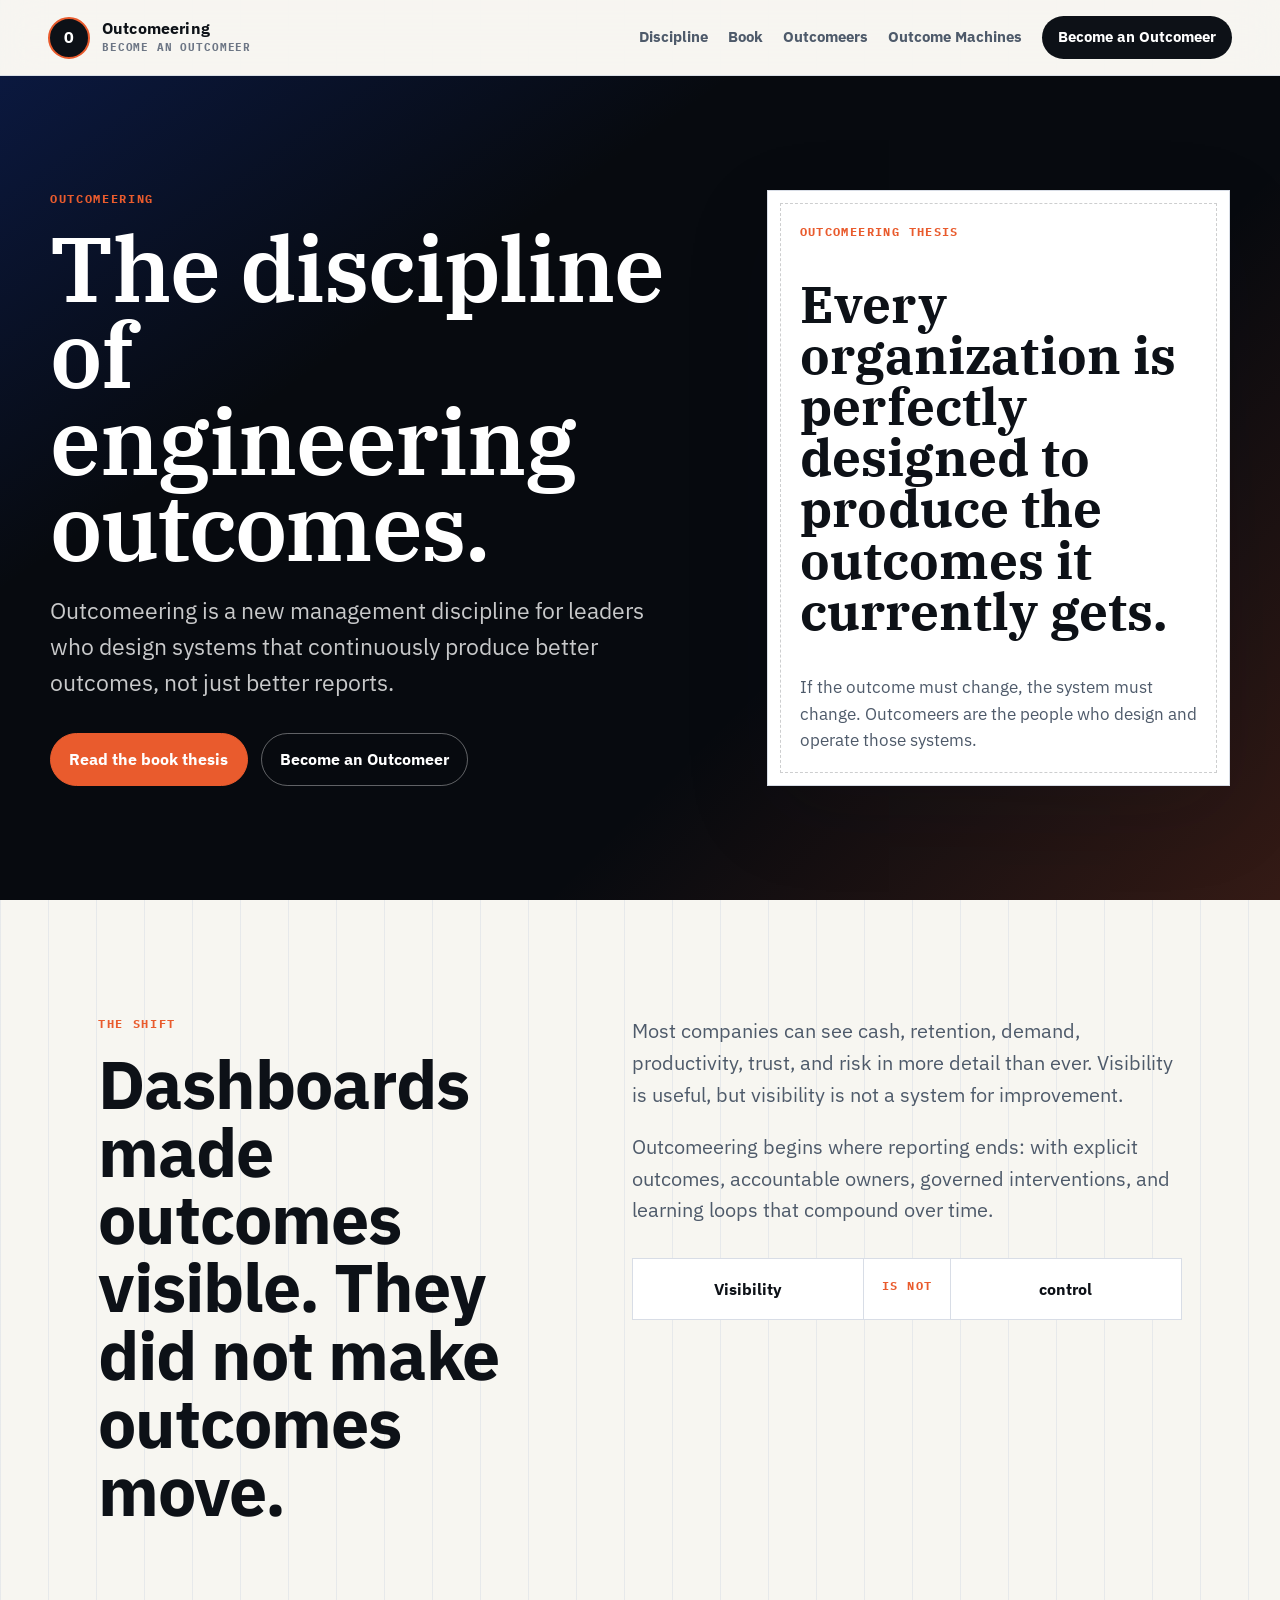
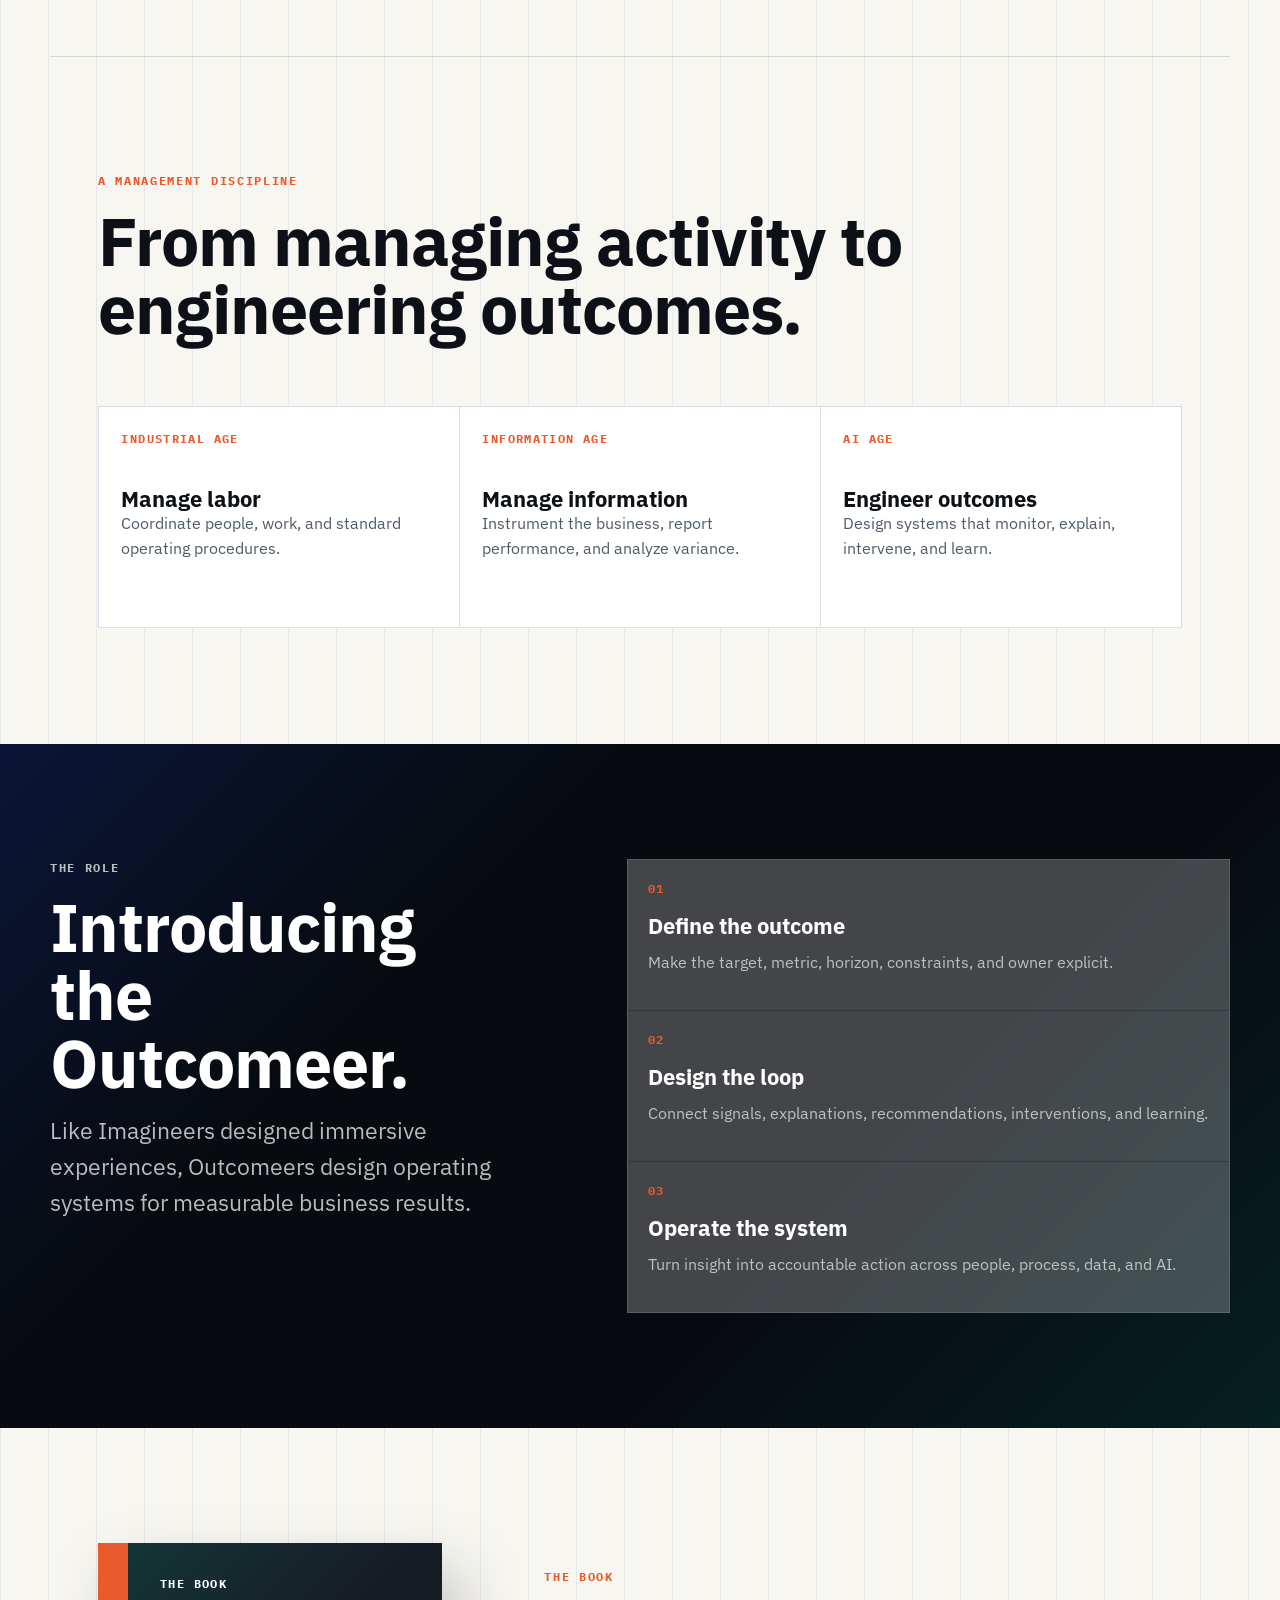
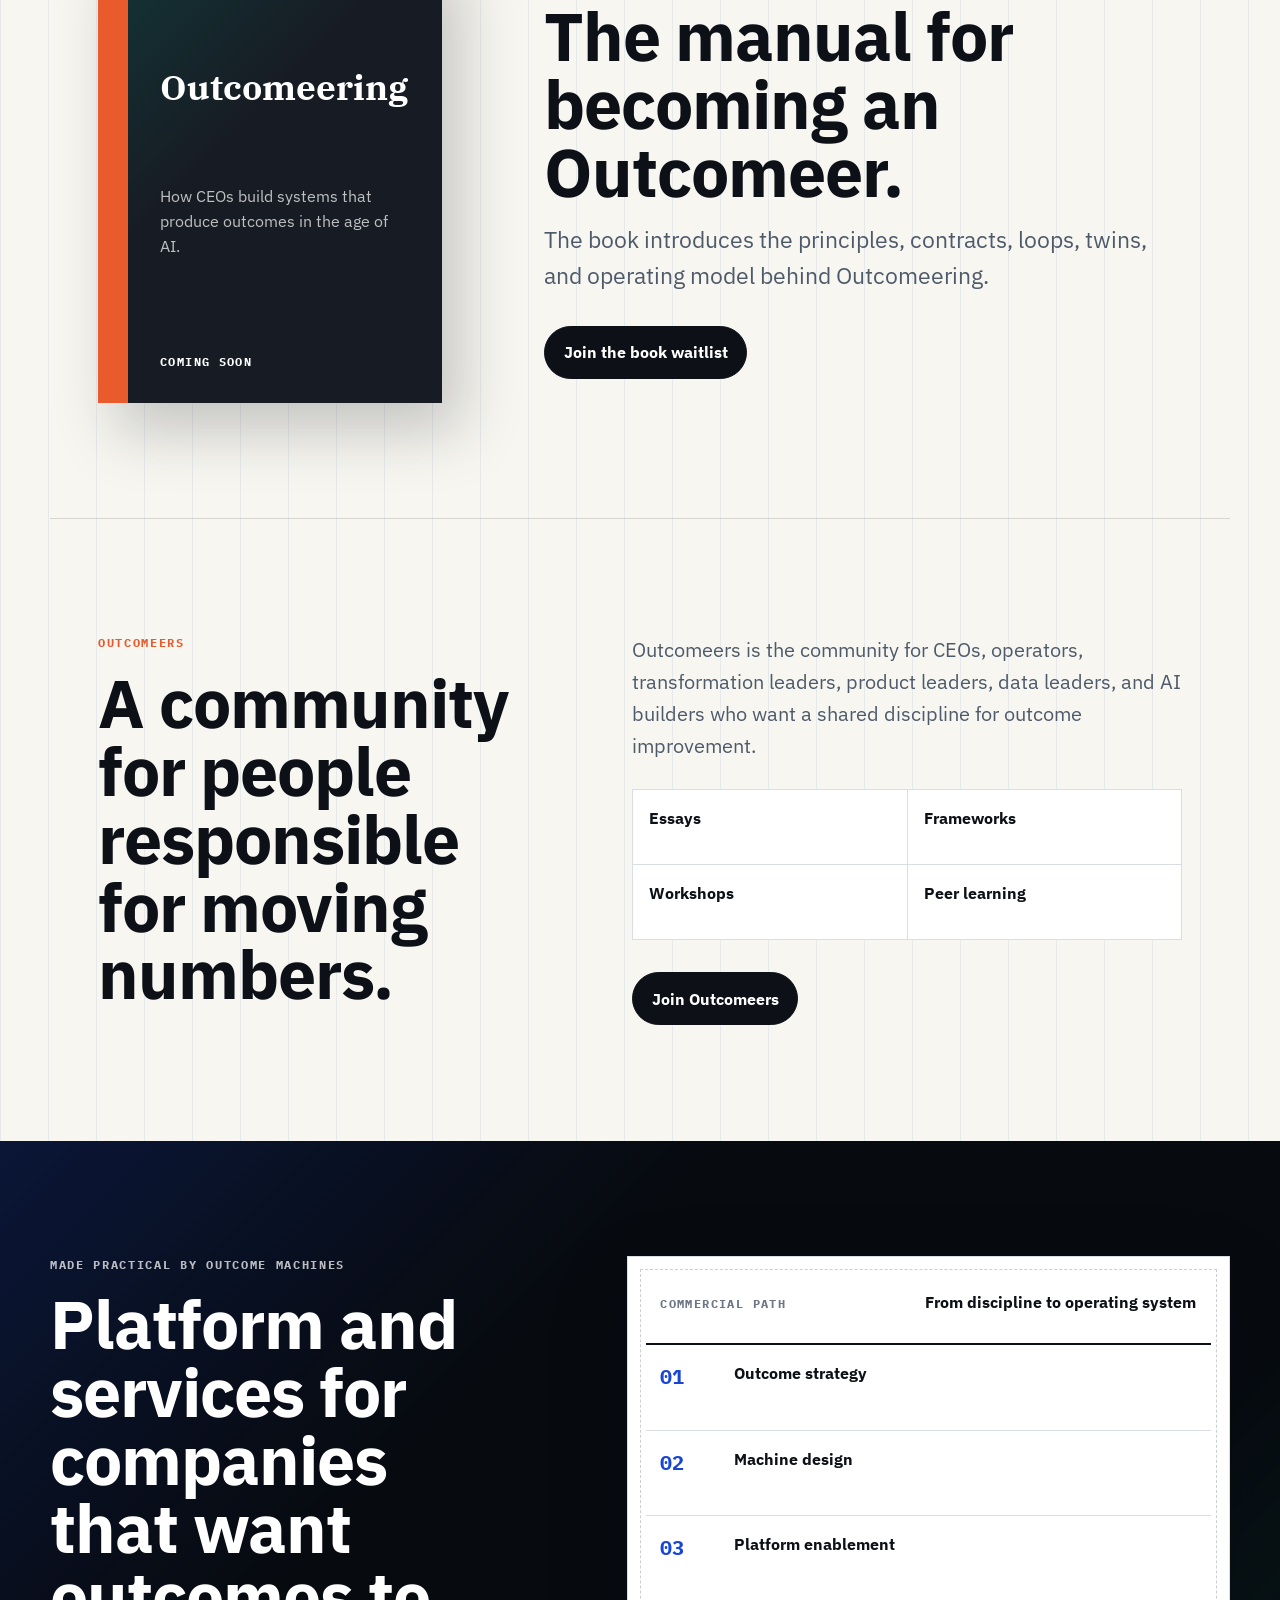
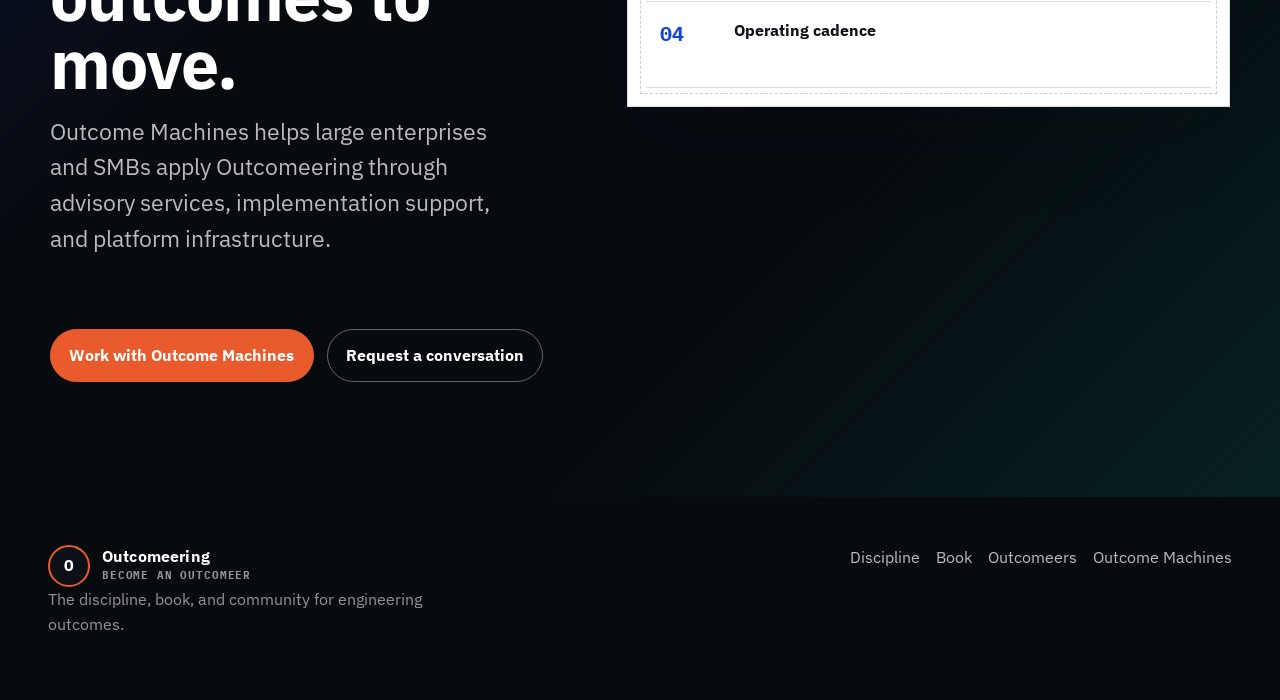
<file: index.html>
<!DOCTYPE html>
<html lang="en">
<head>
  <meta charset="UTF-8">
  <meta name="viewport" content="width=device-width, initial-scale=1.0">
  <meta name="description" content="Outcomeering is the discipline, book, and community for leaders who design systems that continuously produce outcomes.">
  <meta name="author" content="Outcome Machines">
  <meta property="og:title" content="Outcomeering - The Discipline of Engineering Outcomes">
  <meta property="og:description" content="Become an Outcomeer. Learn the discipline, join the community, and build systems that compound results.">
  <meta property="og:type" content="website">
  <meta property="og:url" content="https://outcomeering.com/">
  <title>Outcomeering - Become an Outcomeer</title>
  <link rel="preconnect" href="https://fonts.googleapis.com">
  <link rel="preconnect" href="https://fonts.gstatic.com" crossorigin>
  <link href="https://fonts.googleapis.com/css2?family=IBM+Plex+Mono:wght@500;600;700&family=IBM+Plex+Sans:wght@400;500;600;700;800&family=IBM+Plex+Serif:wght@500;600;700&display=swap" rel="stylesheet">
  <link rel="stylesheet" href="css/styles.css">
</head>
<body>
  <nav class="site-nav" id="siteNav">
    <a class="brand" href="./" aria-label="Outcomeering home">
      <span class="brand-mark">O</span>
      <span><strong>Outcomeering</strong><small>Become an Outcomeer</small></span>
    </a>
    <button class="nav-toggle" id="navToggle" aria-label="Toggle navigation" aria-expanded="false"><span></span><span></span></button>
    <div class="nav-links" id="navLinks">
      <a href="outcomeering/">Discipline</a>
      <a href="book/">Book</a>
      <a href="outcomeers/">Outcomeers</a>
      <a href="company/">Outcome Machines</a>
      <a class="nav-action" href="#" data-modal-trigger>Become an Outcomeer</a>
    </div>
  </nav>

  <main class="page" id="top">
    <section class="hero hero-editorial">
      <div class="hero-inner">
        <div class="reveal">
          <p class="kicker">Outcomeering</p>
          <h1 class="title-stack"><span>The discipline of</span><span>engineering outcomes.</span></h1>
          <p class="lede">Outcomeering is a new management discipline for leaders who design systems that continuously produce better outcomes, not just better reports.</p>
          <div class="actions">
            <a class="button button-primary" href="book/">Read the book thesis</a>
            <a class="button button-secondary" href="outcomeers/">Become an Outcomeer</a>
          </div>
        </div>
        <div class="manifesto-board reveal delay-1" aria-label="Outcomeering thesis">
          <span>Outcomeering thesis</span>
          <strong>Every organization is perfectly designed to produce the outcomes it currently gets.</strong>
          <p>If the outcome must change, the system must change. Outcomeers are the people who design and operate those systems.</p>
        </div>
      </div>
    </section>

    <section class="section">
      <div class="split">
        <div class="intro-lock reveal">
          <p class="kicker">The shift</p>
          <h2>Dashboards made outcomes visible. They did not make outcomes move.</h2>
        </div>
        <div class="prose reveal delay-1">
          <p>Most companies can see cash, retention, demand, productivity, trust, and risk in more detail than ever. Visibility is useful, but visibility is not a system for improvement.</p>
          <p>Outcomeering begins where reporting ends: with explicit outcomes, accountable owners, governed interventions, and learning loops that compound over time.</p>
          <div class="thesis-strip">
            <span>Visibility</span>
            <em>is not</em>
            <span>control</span>
          </div>
        </div>
      </div>
    </section>

    <section class="section">
      <div class="section-heading reveal">
        <p class="kicker">A management discipline</p>
        <h2>From managing activity to engineering outcomes.</h2>
      </div>
      <div class="era-grid reveal delay-1">
        <article class="era"><span>Industrial age</span><strong>Manage labor</strong><p>Coordinate people, work, and standard operating procedures.</p></article>
        <article class="era"><span>Information age</span><strong>Manage information</strong><p>Instrument the business, report performance, and analyze variance.</p></article>
        <article class="era"><span>AI age</span><strong>Engineer outcomes</strong><p>Design systems that monitor, explain, intervene, and learn.</p></article>
      </div>
    </section>

    <section class="dark-band">
      <div class="dark-inner">
        <div class="split">
          <div class="reveal">
            <p class="kicker">The role</p>
            <h2>Introducing the Outcomeer.</h2>
            <p class="lede">Like Imagineers designed immersive experiences, Outcomeers design operating systems for measurable business results.</p>
          </div>
          <div class="role-board reveal delay-1">
            <article><span>01</span><strong>Define the outcome</strong><p>Make the target, metric, horizon, constraints, and owner explicit.</p></article>
            <article><span>02</span><strong>Design the loop</strong><p>Connect signals, explanations, recommendations, interventions, and learning.</p></article>
            <article><span>03</span><strong>Operate the system</strong><p>Turn insight into accountable action across people, process, data, and AI.</p></article>
          </div>
        </div>
      </div>
    </section>

    <section class="section">
      <div class="book-teaser book-teaser-forward">
        <div class="book-cover reveal" aria-label="Outcomeering book cover">
          <div class="book-spine"></div>
          <div class="book-face"><span>The book</span><strong>Outcomeering</strong><p>How CEOs build systems that produce outcomes in the age of AI.</p><small>Coming soon</small></div>
        </div>
        <div class="reveal delay-1">
          <p class="kicker">The book</p>
          <h2>The manual for becoming an Outcomeer.</h2>
          <p class="lede">The book introduces the principles, contracts, loops, twins, and operating model behind Outcomeering.</p>
          <div class="actions"><a class="button button-dark" href="book/">Join the book waitlist</a></div>
        </div>
      </div>
    </section>

    <section class="section">
      <div class="split">
        <div class="intro-lock reveal">
          <p class="kicker">Outcomeers</p>
          <h2>A community for people responsible for moving numbers.</h2>
        </div>
        <div class="prose reveal delay-1">
          <p>Outcomeers is the community for CEOs, operators, transformation leaders, product leaders, data leaders, and AI builders who want a shared discipline for outcome improvement.</p>
          <div class="community-grid">
            <span>Essays</span>
            <span>Frameworks</span>
            <span>Workshops</span>
            <span>Peer learning</span>
          </div>
          <div class="actions"><a class="button button-dark" href="outcomeers/">Join Outcomeers</a></div>
        </div>
      </div>
    </section>

    <section class="dark-band" id="machines">
      <div class="dark-inner">
        <div class="split">
          <div class="reveal">
            <p class="kicker">Made practical by Outcome Machines</p>
            <h2>Platform and services for companies that want outcomes to move.</h2>
            <p class="lede">Outcome Machines helps large enterprises and SMBs apply Outcomeering through advisory services, implementation support, and platform infrastructure.</p>
          </div>
          <div class="loop-board reveal delay-1">
            <div class="board-header"><span class="label">Commercial path</span><strong>From discipline to operating system</strong></div>
            <ol class="loop-list">
              <li><b>01</b><div><strong>Outcome strategy</strong><p>Choose the outcome and write the Outcome Contract.</p></div></li>
              <li><b>02</b><div><strong>Machine design</strong><p>Map the loop, signals, owners, interventions, and governance.</p></div></li>
              <li><b>03</b><div><strong>Platform enablement</strong><p>Instrument monitoring, explanation, intervention, and learning.</p></div></li>
              <li><b>04</b><div><strong>Operating cadence</strong><p>Run the system until the outcome compounds.</p></div></li>
            </ol>
          </div>
        </div>
        <div class="actions company-actions"><a class="button button-primary" href="company/">Work with Outcome Machines</a><a class="button button-secondary" href="#" data-modal-trigger>Request a conversation</a></div>
      </div>
    </section>
  </main>

  <footer class="site-footer">
    <div><a class="brand footer-brand" href="./"><span class="brand-mark">O</span><span><strong>Outcomeering</strong><small>Become an Outcomeer</small></span></a><p>The discipline, book, and community for engineering outcomes.</p></div>
    <nav><a href="outcomeering/">Discipline</a><a href="book/">Book</a><a href="outcomeers/">Outcomeers</a><a href="company/">Outcome Machines</a></nav>
  </footer>

  <div class="modal-overlay" id="interestModal" aria-hidden="true">
    <div class="modal" role="dialog" aria-modal="true" aria-labelledby="modalTitle">
      <div class="modal-header"><h2 id="modalTitle">Become an Outcomeer</h2><button class="modal-close" id="modalClose" aria-label="Close">x</button></div>
      <form id="interestForm">
        <label>Name<input type="text" name="name" autocomplete="name" required></label>
        <label>Work email<input type="email" name="email" autocomplete="email" required></label>
        <label>I am interested in<select name="interest" required><option value="">Choose one</option><option value="community">Outcomeers community</option><option value="book">Book updates</option><option value="discipline">Outcomeering framework</option><option value="company">Working with Outcome Machines</option></select></label>
        <label>Outcome you want to move<textarea name="outcome" placeholder="Cash, retention, demand, productivity, trust, risk..."></textarea></label>
        <button class="button button-primary" type="submit">Send request</button>
      </form>
      <div class="form-success" id="formSuccess"><strong>Request received.</strong><p>We will follow up with the most relevant next step.</p></div>
    </div>
  </div>
  <script src="js/main.js"></script>
</body>
</html>
</file>
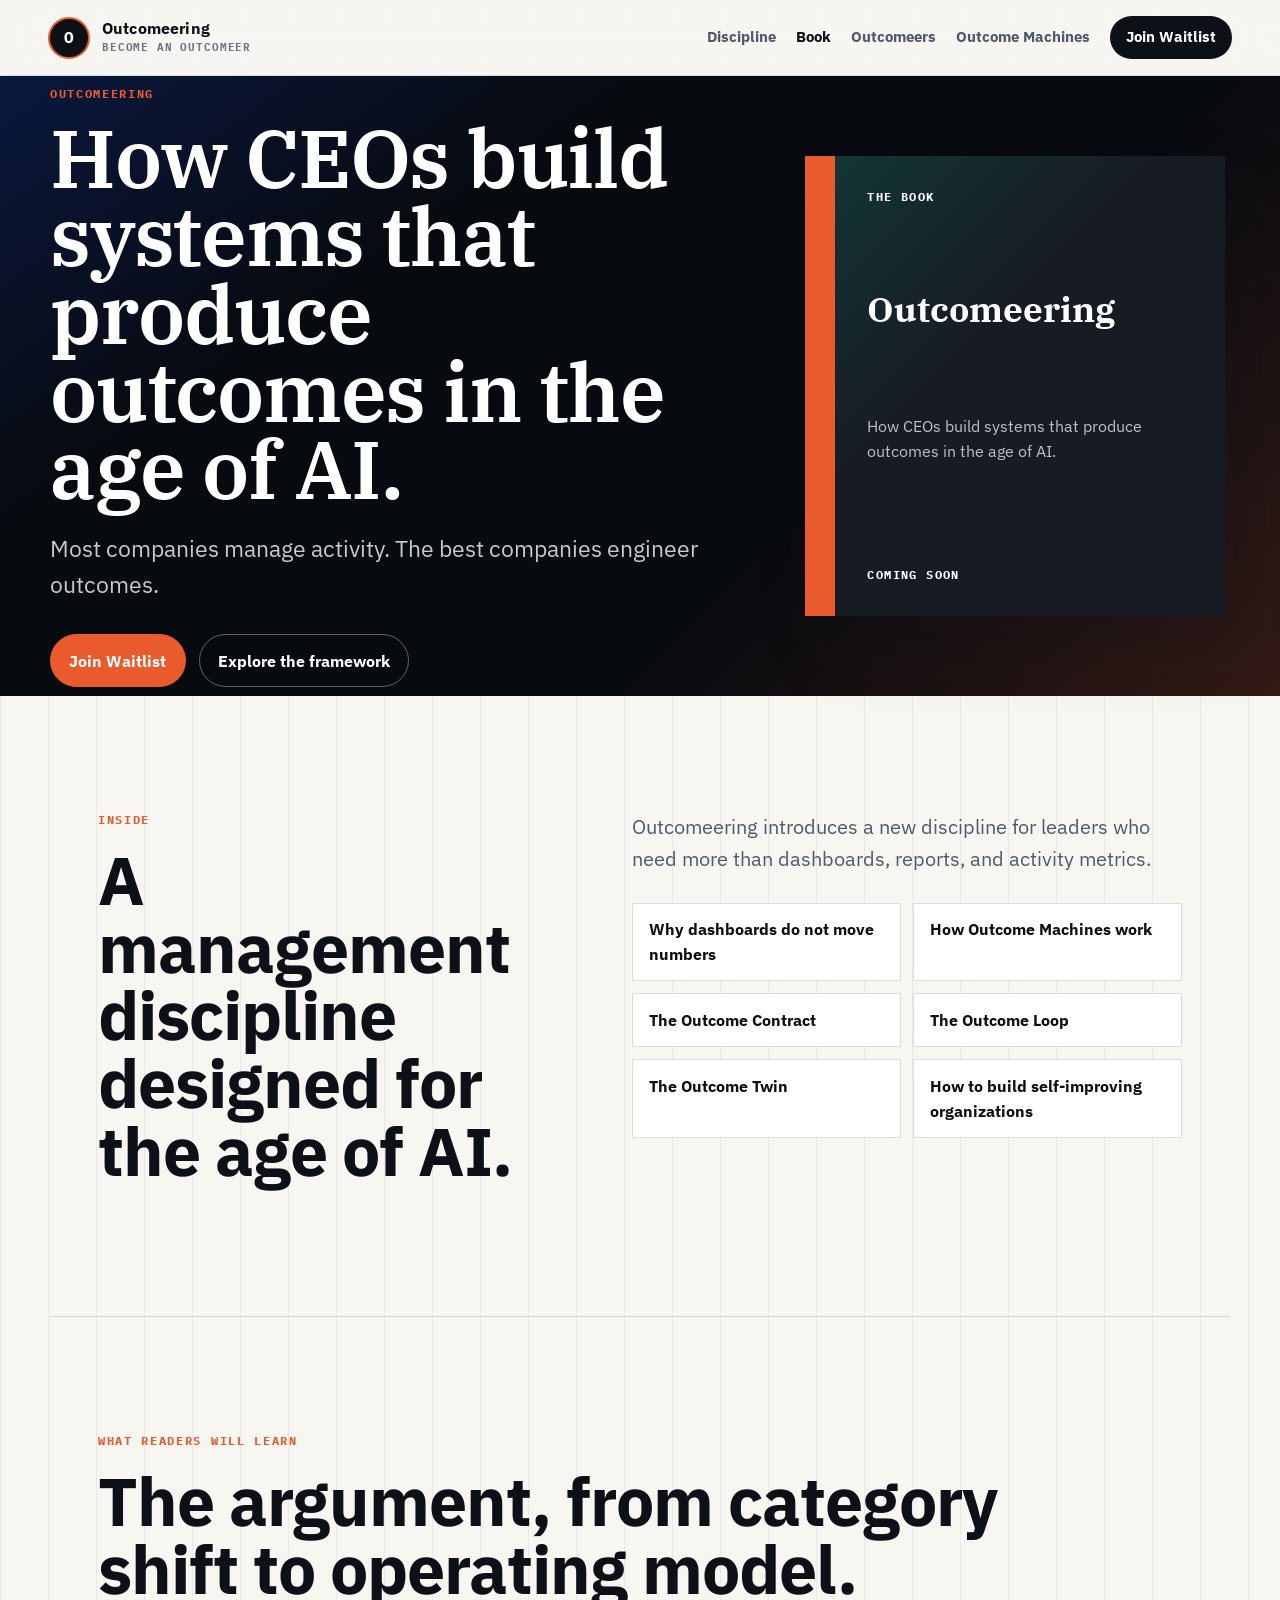
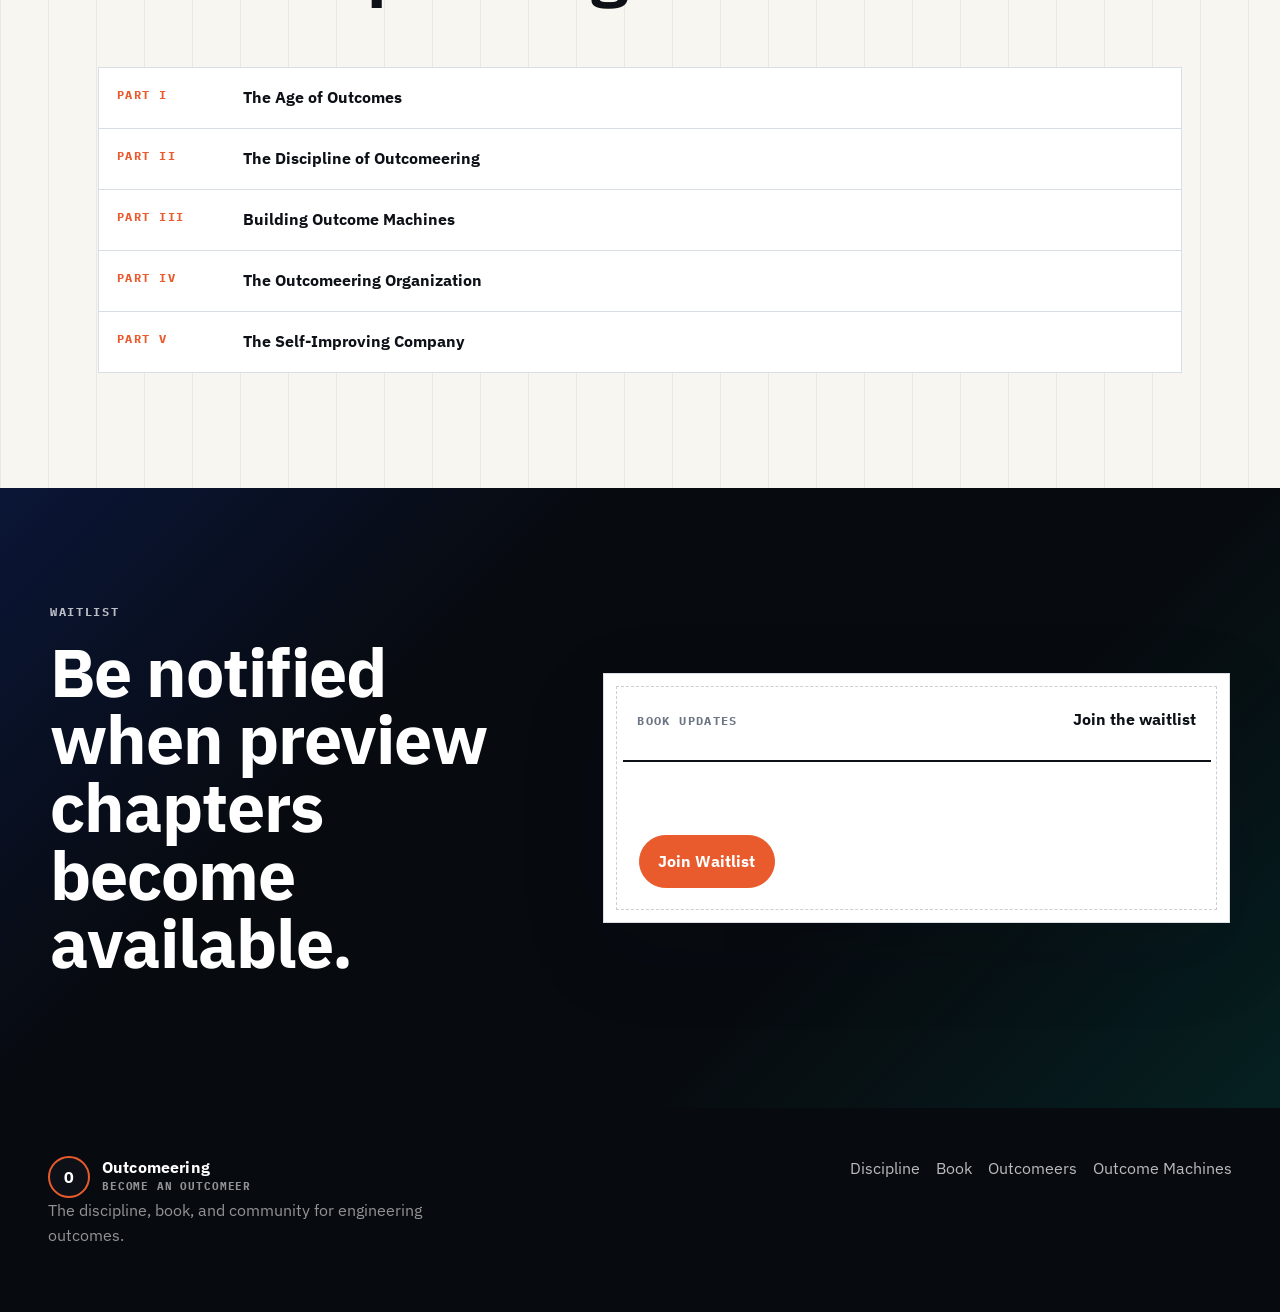
<file: book/index.html>
<!DOCTYPE html>
<html lang="en">
<head>
  <meta charset="UTF-8">
  <meta name="viewport" content="width=device-width, initial-scale=1.0">
  <meta name="description" content="Outcomeering: How CEOs Build Systems That Produce Outcomes in the Age of AI. Join the waitlist for preview chapters.">
  <meta name="author" content="Outcome Machines">
  <meta property="og:title" content="Outcomeering - The Book">
  <meta property="og:description" content="How CEOs build systems that produce outcomes in the age of AI.">
  <meta property="og:type" content="website">
  <meta property="og:url" content="https://outcomeering.com/book/">
  <title>Outcomeering - The Book</title>
  <link rel="preconnect" href="https://fonts.googleapis.com">
  <link rel="preconnect" href="https://fonts.gstatic.com" crossorigin>
  <link href="https://fonts.googleapis.com/css2?family=IBM+Plex+Mono:wght@500;600;700&family=IBM+Plex+Sans:wght@400;500;600;700;800&family=IBM+Plex+Serif:wght@500;600;700&display=swap" rel="stylesheet">
  <link rel="stylesheet" href="../css/styles.css">
</head>
<body>
  <nav class="site-nav" id="siteNav">
    <a class="brand" href="../"><span class="brand-mark">O</span><span><strong>Outcomeering</strong><small>Become an Outcomeer</small></span></a>
    <button class="nav-toggle" id="navToggle" aria-label="Toggle navigation" aria-expanded="false"><span></span><span></span></button>
    <div class="nav-links" id="navLinks"><a href="../outcomeering/">Discipline</a><a href="../book/" aria-current="page">Book</a><a href="../outcomeers/">Outcomeers</a><a href="../company/">Outcome Machines</a><a class="nav-action" href="#" data-modal-trigger>Join Waitlist</a></div>
  </nav>

  <main class="page">
    <section class="hero page-hero">
      <div class="hero-inner">
        <div class="reveal">
          <p class="kicker">Outcomeering</p>
          <h1>How CEOs build systems that produce outcomes in the age of AI.</h1>
          <p class="lede">Most companies manage activity. The best companies engineer outcomes.</p>
          <div class="actions"><a class="button button-primary" href="#" data-modal-trigger>Join Waitlist</a><a class="button button-secondary" href="../outcomeering/">Explore the framework</a></div>
        </div>
        <div class="book-cover reveal delay-1" aria-label="Outcomeering book cover">
          <div class="book-spine"></div>
          <div class="book-face"><span>The book</span><strong>Outcomeering</strong><p>How CEOs build systems that produce outcomes in the age of AI.</p><small>Coming soon</small></div>
        </div>
      </div>
    </section>

    <section class="section">
      <div class="split">
        <div class="intro-lock reveal">
          <p class="kicker">Inside</p>
          <h2>A management discipline designed for the age of AI.</h2>
        </div>
        <div class="prose reveal delay-1">
          <p>Outcomeering introduces a new discipline for leaders who need more than dashboards, reports, and activity metrics.</p>
          <ul class="fact-list">
            <li>Why dashboards do not move numbers</li>
            <li>How Outcome Machines work</li>
            <li>The Outcome Contract</li>
            <li>The Outcome Loop</li>
            <li>The Outcome Twin</li>
            <li>How to build self-improving organizations</li>
          </ul>
        </div>
      </div>
    </section>

    <section class="section">
      <div class="section-heading reveal">
        <p class="kicker">What readers will learn</p>
        <h2>The argument, from category shift to operating model.</h2>
      </div>
      <div class="part-list reveal delay-1">
        <article class="part"><span>Part I</span><strong>The Age of Outcomes</strong></article>
        <article class="part"><span>Part II</span><strong>The Discipline of Outcomeering</strong></article>
        <article class="part"><span>Part III</span><strong>Building Outcome Machines</strong></article>
        <article class="part"><span>Part IV</span><strong>The Outcomeering Organization</strong></article>
        <article class="part"><span>Part V</span><strong>The Self-Improving Company</strong></article>
      </div>
    </section>

    <section class="dark-band">
      <div class="dark-inner waitlist-panel">
        <div class="reveal">
          <p class="kicker">Waitlist</p>
          <h2>Be notified when preview chapters become available.</h2>
        </div>
        <div class="book-board reveal delay-1">
          <div class="board-header"><span class="label">Book updates</span><strong>Join the waitlist</strong></div>
          <div style="position:relative;z-index:1;padding:1rem;">
            <p>Get preview chapters, essays, and release updates as the book develops.</p>
            <div class="actions"><a class="button button-primary" href="#" data-modal-trigger>Join Waitlist</a></div>
          </div>
        </div>
      </div>
    </section>
  </main>

  <footer class="site-footer">
    <div><a class="brand footer-brand" href="../"><span class="brand-mark">O</span><span><strong>Outcomeering</strong><small>Become an Outcomeer</small></span></a><p>The discipline, book, and community for engineering outcomes.</p></div>
    <nav><a href="../outcomeering/">Discipline</a><a href="../book/">Book</a><a href="../outcomeers/">Outcomeers</a><a href="../company/">Outcome Machines</a></nav>
  </footer>

  <div class="modal-overlay" id="interestModal" aria-hidden="true">
    <div class="modal" role="dialog" aria-modal="true" aria-labelledby="modalTitle">
      <div class="modal-header"><h2 id="modalTitle">Join the Waitlist</h2><button class="modal-close" id="modalClose" aria-label="Close">x</button></div>
      <form id="interestForm"><label>Name<input type="text" name="name" required></label><label>Work email<input type="email" name="email" required></label><label>I am interested in<select name="interest" required><option value="book">Book updates</option><option value="community">Outcomeers community</option><option value="outcomeering">Outcomeering essays</option><option value="company">Working with Outcome Machines</option></select></label><label>What outcome matters most to you?<textarea name="outcome"></textarea></label><button class="button button-primary" type="submit">Join Waitlist</button></form>
      <div class="form-success" id="formSuccess"><strong>You are on the list.</strong><p>We will send updates when preview chapters are available.</p></div>
    </div>
  </div>
  <script src="../js/main.js"></script>
</body>
</html>
</file>
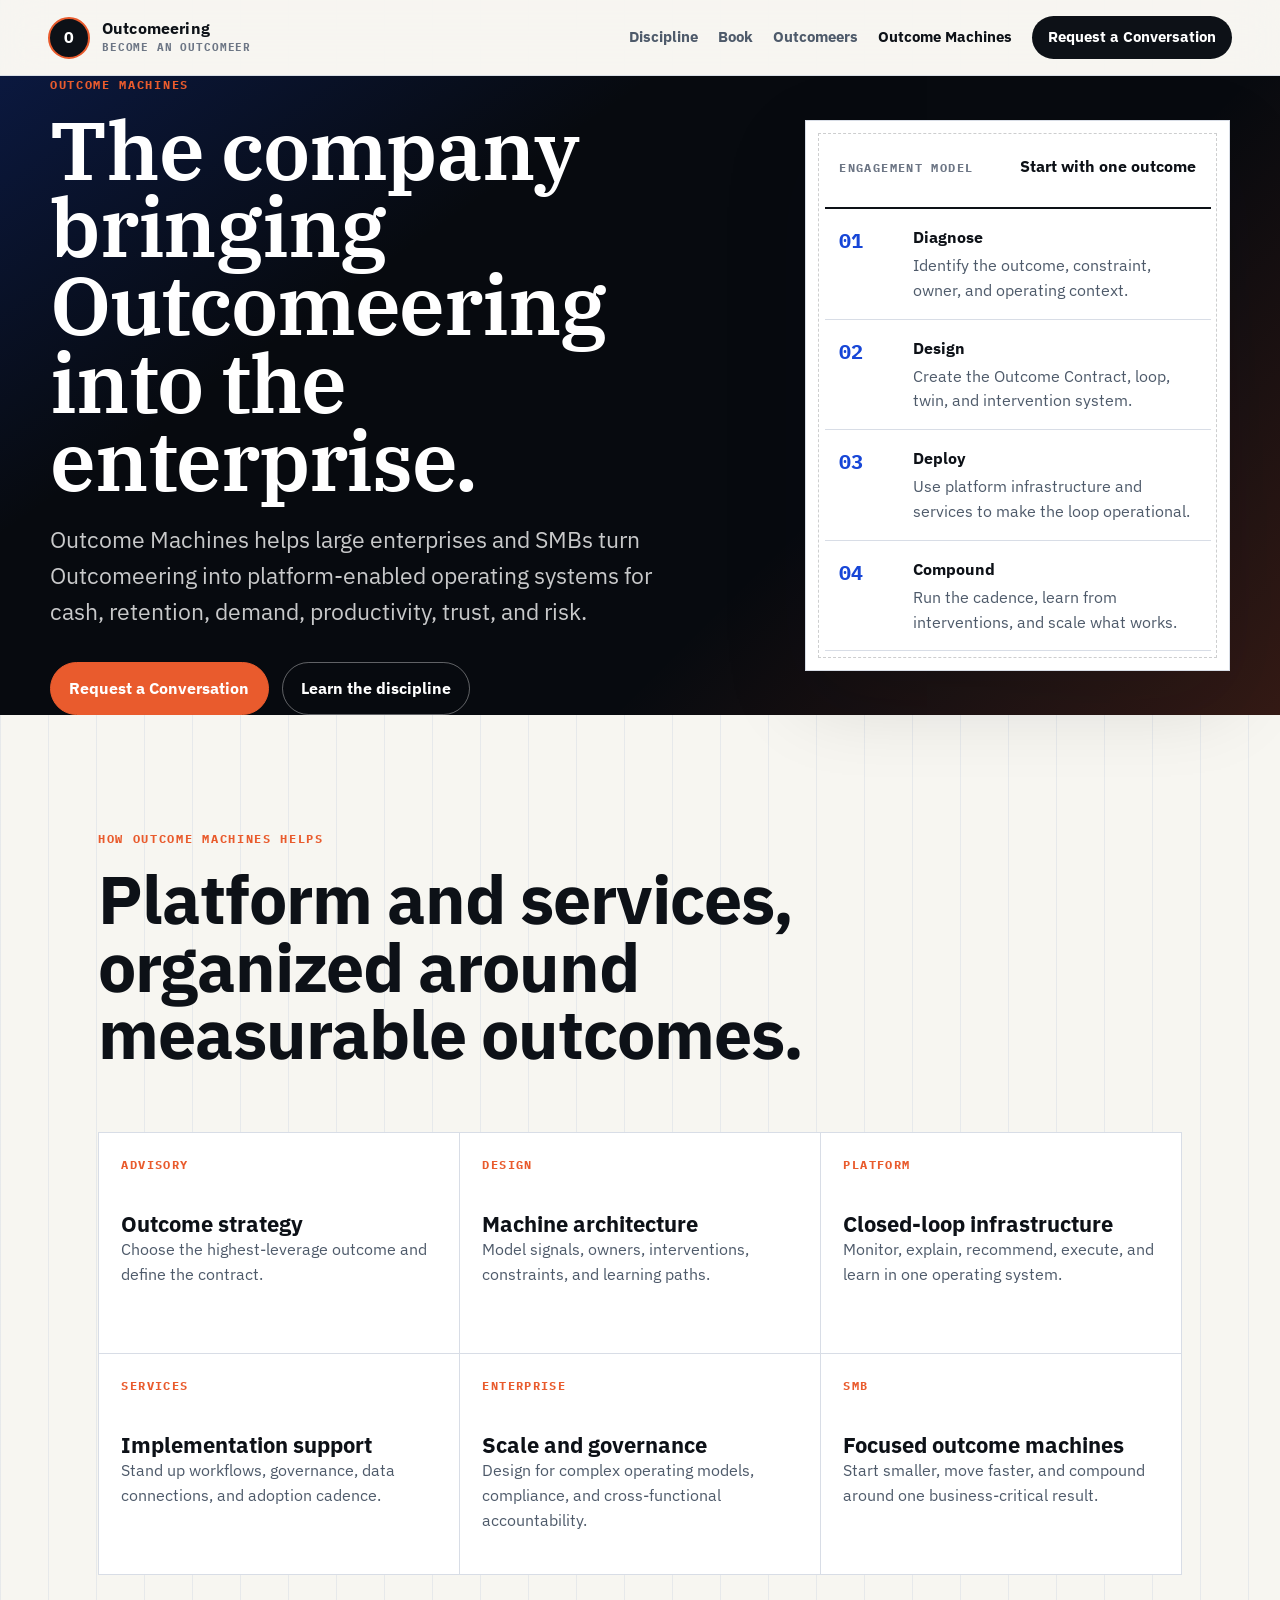
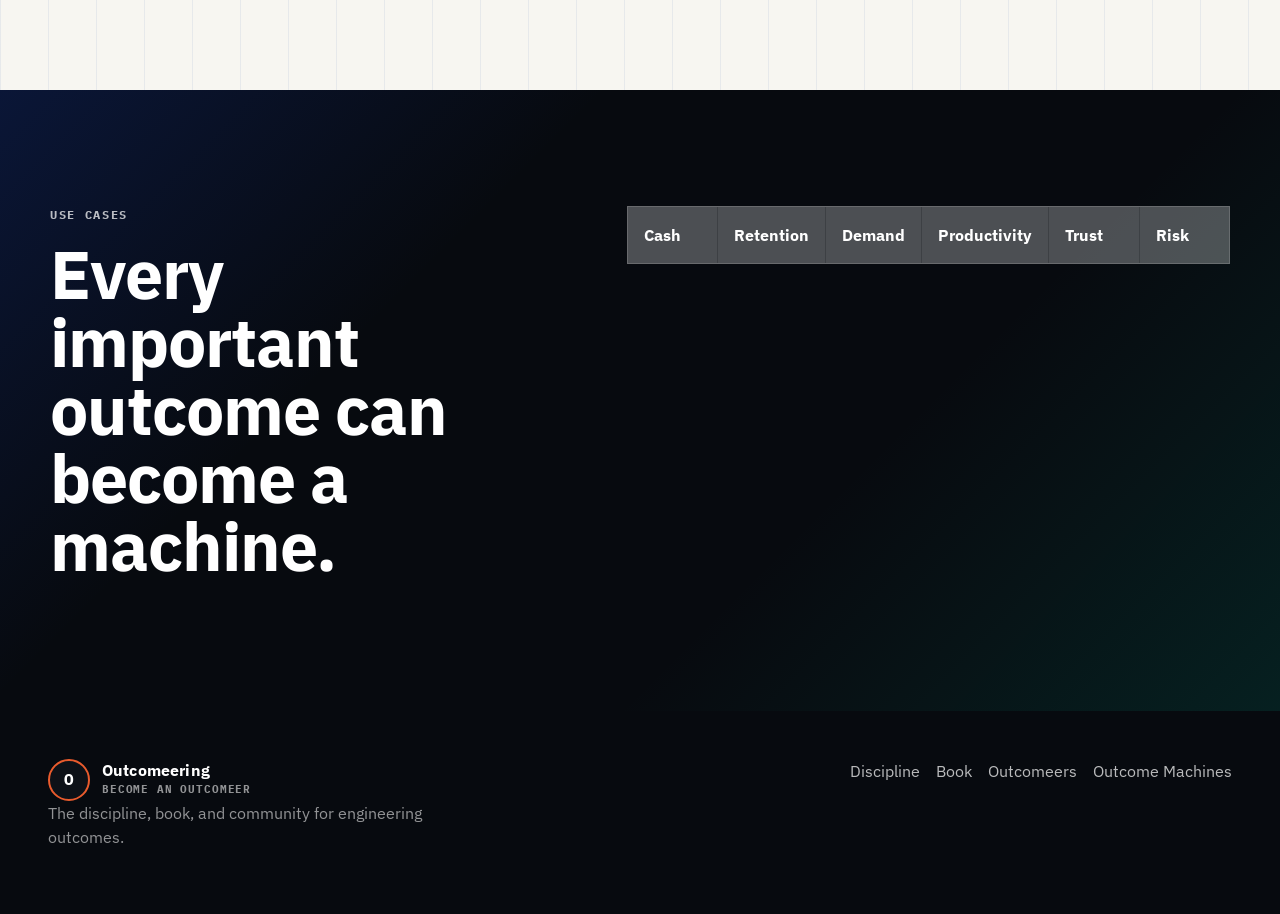
<file: company/index.html>
<!DOCTYPE html>
<html lang="en">
<head>
  <meta charset="UTF-8">
  <meta name="viewport" content="width=device-width, initial-scale=1.0">
  <meta name="description" content="Outcome Machines helps large enterprises and SMBs apply Outcomeering through platform infrastructure and services.">
  <meta name="author" content="Outcome Machines">
  <meta property="og:title" content="Outcome Machines - Platform and Services for Outcomeering">
  <meta property="og:description" content="Apply Outcomeering with platform infrastructure, advisory services, and implementation support.">
  <meta property="og:type" content="website">
  <meta property="og:url" content="https://outcomeering.com/company/">
  <title>Outcome Machines - Platform and Services</title>
  <link rel="preconnect" href="https://fonts.googleapis.com">
  <link rel="preconnect" href="https://fonts.gstatic.com" crossorigin>
  <link href="https://fonts.googleapis.com/css2?family=IBM+Plex+Mono:wght@500;600;700&family=IBM+Plex+Sans:wght@400;500;600;700;800&family=IBM+Plex+Serif:wght@500;600;700&display=swap" rel="stylesheet">
  <link rel="stylesheet" href="../css/styles.css">
</head>
<body>
  <nav class="site-nav" id="siteNav">
    <a class="brand" href="../"><span class="brand-mark">O</span><span><strong>Outcomeering</strong><small>Become an Outcomeer</small></span></a>
    <button class="nav-toggle" id="navToggle" aria-label="Toggle navigation" aria-expanded="false"><span></span><span></span></button>
    <div class="nav-links" id="navLinks"><a href="../outcomeering/">Discipline</a><a href="../book/">Book</a><a href="../outcomeers/">Outcomeers</a><a href="../company/" aria-current="page">Outcome Machines</a><a class="nav-action" href="#" data-modal-trigger>Request a Conversation</a></div>
  </nav>

  <main class="page">
    <section class="hero page-hero">
      <div class="hero-inner">
        <div class="reveal">
          <p class="kicker">Outcome Machines</p>
          <h1>The company bringing Outcomeering into the enterprise.</h1>
          <p class="lede">Outcome Machines helps large enterprises and SMBs turn Outcomeering into platform-enabled operating systems for cash, retention, demand, productivity, trust, and risk.</p>
          <div class="actions"><a class="button button-primary" href="#" data-modal-trigger>Request a Conversation</a><a class="button button-secondary" href="../outcomeering/">Learn the discipline</a></div>
        </div>
        <div class="loop-board reveal delay-1">
          <div class="board-header"><span class="label">Engagement model</span><strong>Start with one outcome</strong></div>
          <ol class="loop-list">
            <li><b>01</b><div><strong>Diagnose</strong><p>Identify the outcome, constraint, owner, and operating context.</p></div></li>
            <li><b>02</b><div><strong>Design</strong><p>Create the Outcome Contract, loop, twin, and intervention system.</p></div></li>
            <li><b>03</b><div><strong>Deploy</strong><p>Use platform infrastructure and services to make the loop operational.</p></div></li>
            <li><b>04</b><div><strong>Compound</strong><p>Run the cadence, learn from interventions, and scale what works.</p></div></li>
          </ol>
        </div>
      </div>
    </section>

    <section class="section">
      <div class="section-heading reveal">
        <p class="kicker">How Outcome Machines helps</p>
        <h2>Platform and services, organized around measurable outcomes.</h2>
      </div>
      <div class="capability-grid reveal delay-1">
        <article class="capability"><span>Advisory</span><strong>Outcome strategy</strong><p>Choose the highest-leverage outcome and define the contract.</p></article>
        <article class="capability"><span>Design</span><strong>Machine architecture</strong><p>Model signals, owners, interventions, constraints, and learning paths.</p></article>
        <article class="capability"><span>Platform</span><strong>Closed-loop infrastructure</strong><p>Monitor, explain, recommend, execute, and learn in one operating system.</p></article>
        <article class="capability"><span>Services</span><strong>Implementation support</strong><p>Stand up workflows, governance, data connections, and adoption cadence.</p></article>
        <article class="capability"><span>Enterprise</span><strong>Scale and governance</strong><p>Design for complex operating models, compliance, and cross-functional accountability.</p></article>
        <article class="capability"><span>SMB</span><strong>Focused outcome machines</strong><p>Start smaller, move faster, and compound around one business-critical result.</p></article>
      </div>
    </section>

    <section class="dark-band">
      <div class="dark-inner">
        <div class="split">
          <div class="reveal">
            <p class="kicker">Use cases</p>
            <h2>Every important outcome can become a machine.</h2>
          </div>
          <div class="outcome-list outcome-list-dark reveal delay-1"><span>Cash</span><span>Retention</span><span>Demand</span><span>Productivity</span><span>Trust</span><span>Risk</span></div>
        </div>
      </div>
    </section>
  </main>

  <footer class="site-footer">
    <div><a class="brand footer-brand" href="../"><span class="brand-mark">O</span><span><strong>Outcomeering</strong><small>Become an Outcomeer</small></span></a><p>The discipline, book, and community for engineering outcomes.</p></div>
    <nav><a href="../outcomeering/">Discipline</a><a href="../book/">Book</a><a href="../outcomeers/">Outcomeers</a><a href="../company/">Outcome Machines</a></nav>
  </footer>

  <div class="modal-overlay" id="interestModal" aria-hidden="true">
    <div class="modal" role="dialog" aria-modal="true" aria-labelledby="modalTitle">
      <div class="modal-header"><h2 id="modalTitle">Request a Conversation</h2><button class="modal-close" id="modalClose" aria-label="Close">x</button></div>
      <form id="interestForm"><label>Name<input type="text" name="name" required></label><label>Work email<input type="email" name="email" required></label><label>Company size<select name="interest" required><option value="">Choose one</option><option value="enterprise">Large enterprise</option><option value="smb">SMB or mid-market</option><option value="partner">Partner or advisor</option></select></label><label>Outcome you want to move<textarea name="outcome" placeholder="Cash, retention, demand, productivity, trust, risk..."></textarea></label><button class="button button-primary" type="submit">Send request</button></form>
      <div class="form-success" id="formSuccess"><strong>Request received.</strong><p>We will follow up with the most relevant next step.</p></div>
    </div>
  </div>
  <script src="../js/main.js"></script>
</body>
</html>
</file>
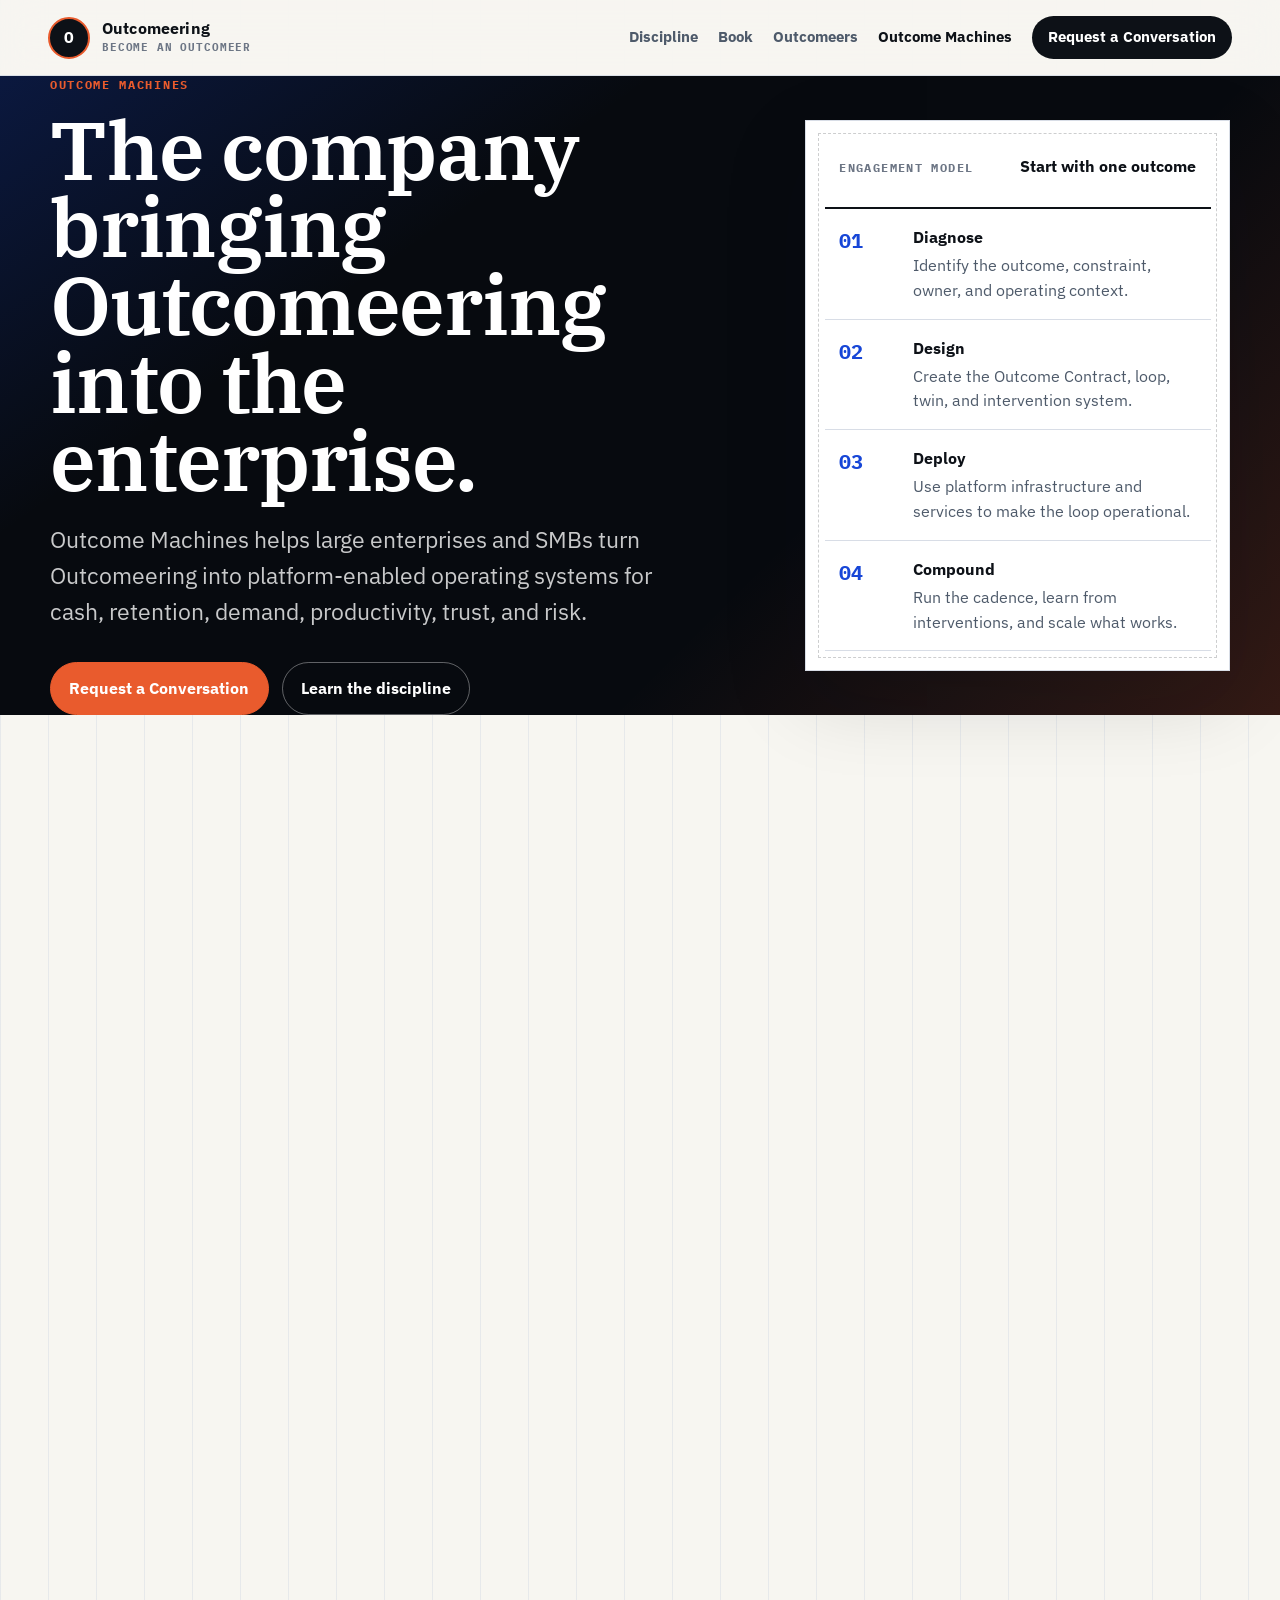
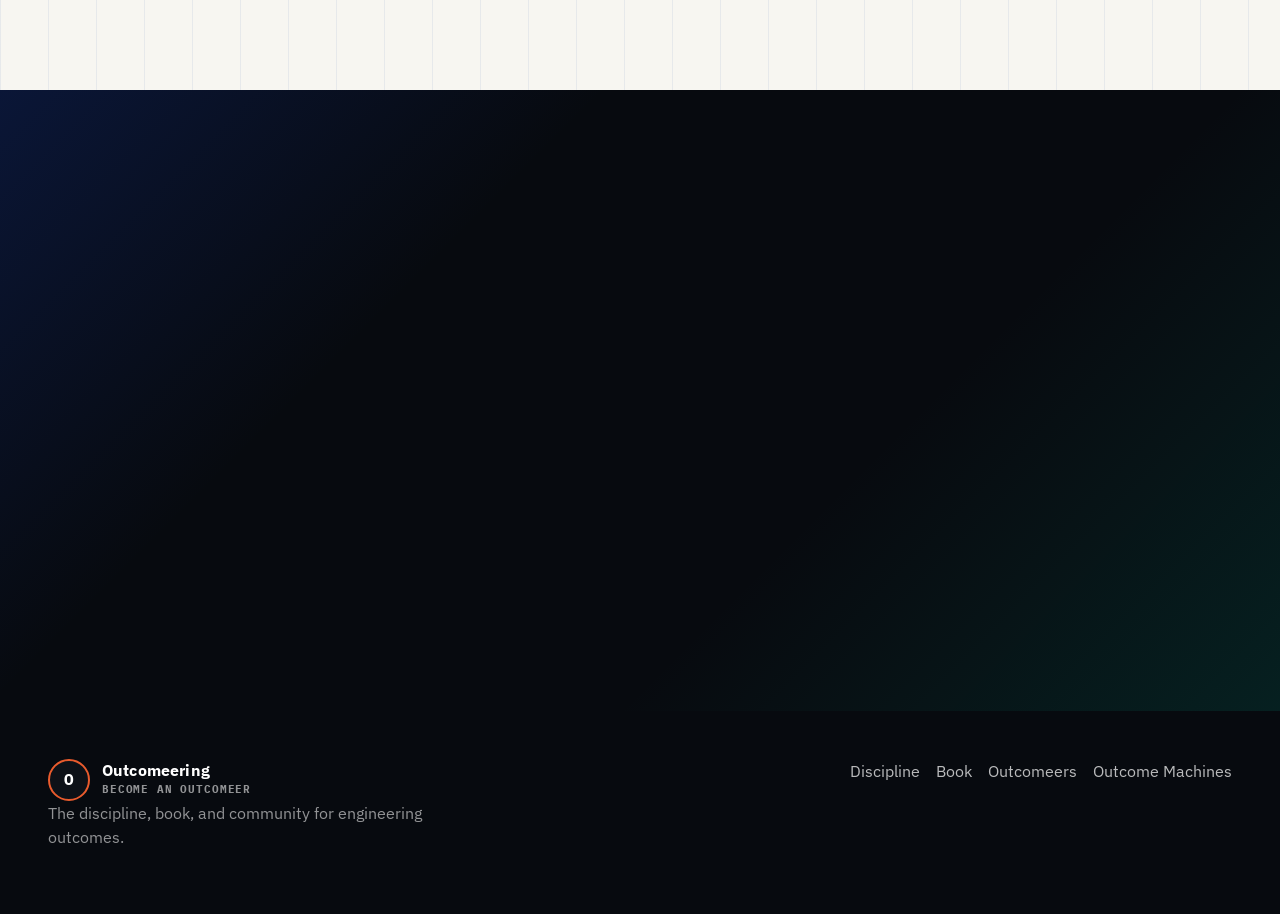
<file: datacentriq/index.html>
<!DOCTYPE html>
<html lang="en">
<head>
  <meta charset="UTF-8">
  <meta name="viewport" content="width=device-width, initial-scale=1.0">
  <meta http-equiv="refresh" content="0; url=../company/">
  <title>Outcome Machines</title>
  <link rel="canonical" href="https://outcomeering.com/company/">
</head>
<body>
  <p><a href="../company/">Continue to Outcome Machines.</a></p>
</body>
</html>
</file>
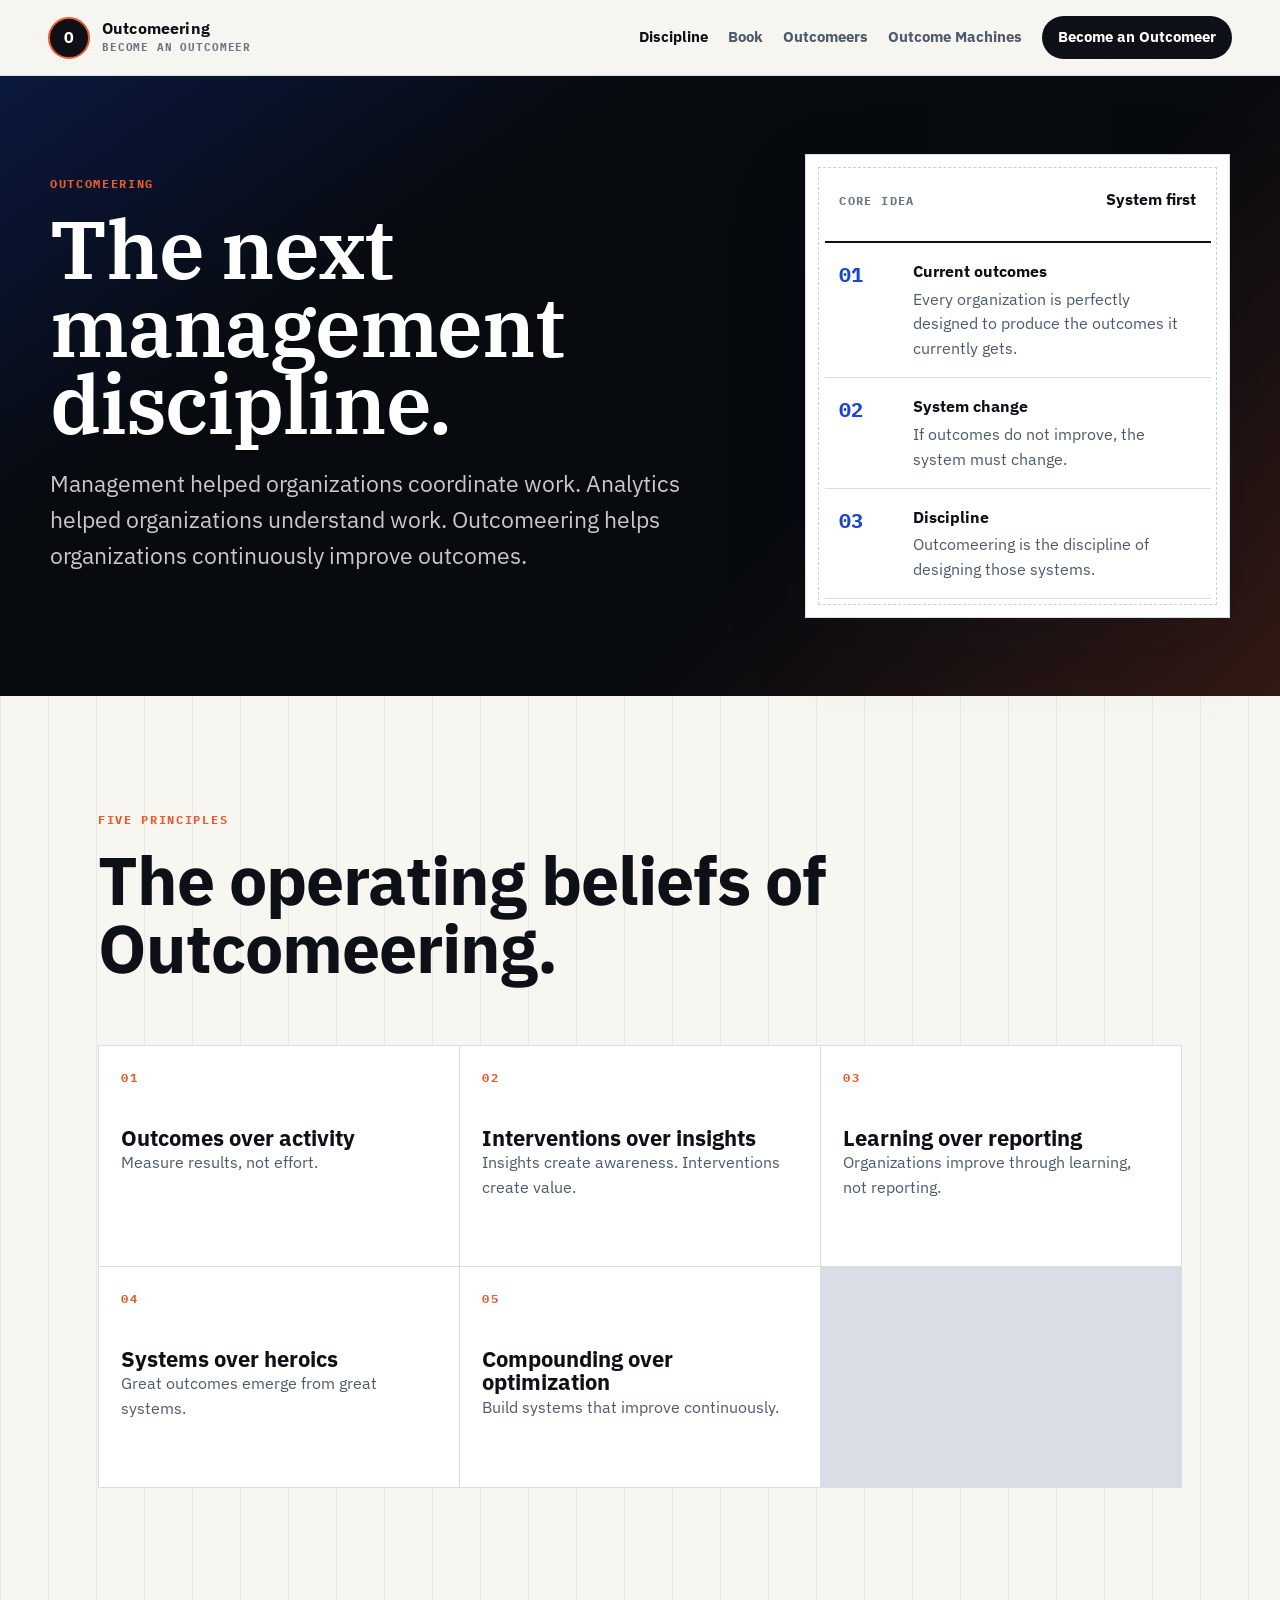
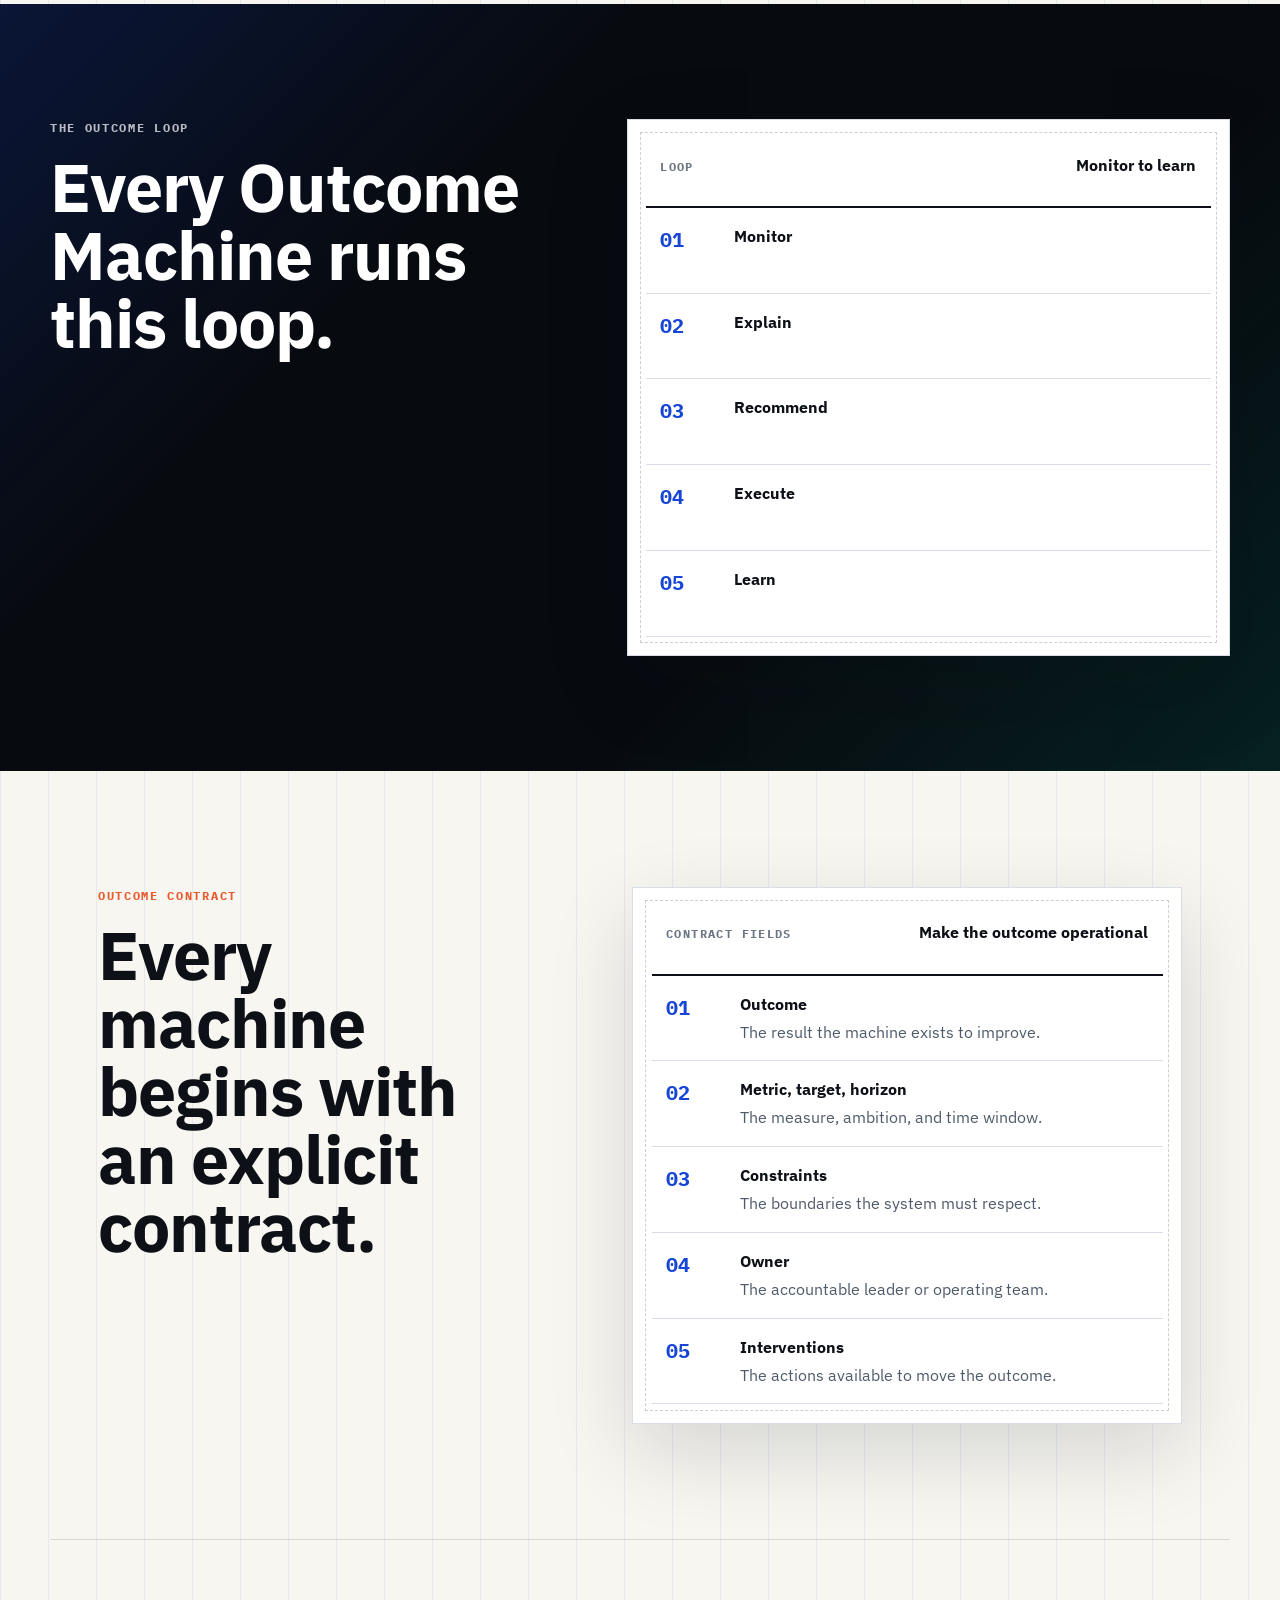
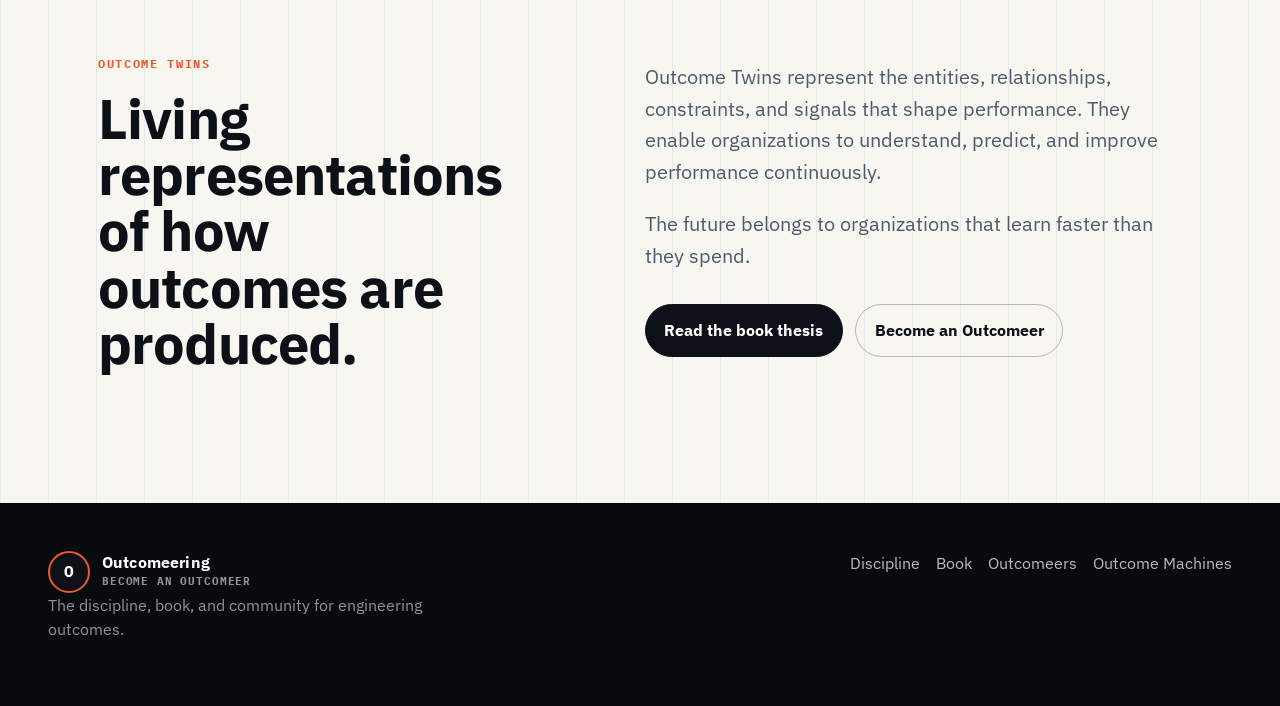
<file: outcomeering/index.html>
<!DOCTYPE html>
<html lang="en">
<head>
  <meta charset="UTF-8">
  <meta name="viewport" content="width=device-width, initial-scale=1.0">
  <meta name="description" content="Outcomeering is the next management discipline for organizations that want to continuously improve outcomes.">
  <meta name="author" content="Outcome Machines">
  <meta property="og:title" content="Outcomeering - The Next Management Discipline">
  <meta property="og:description" content="Outcomes over activity. Interventions over insights. Learning over reporting.">
  <meta property="og:type" content="website">
  <meta property="og:url" content="https://outcomeering.com/outcomeering/">
  <title>Outcomeering - The Next Management Discipline</title>
  <link rel="preconnect" href="https://fonts.googleapis.com">
  <link rel="preconnect" href="https://fonts.gstatic.com" crossorigin>
  <link href="https://fonts.googleapis.com/css2?family=IBM+Plex+Mono:wght@500;600;700&family=IBM+Plex+Sans:wght@400;500;600;700;800&family=IBM+Plex+Serif:wght@500;600;700&display=swap" rel="stylesheet">
  <link rel="stylesheet" href="../css/styles.css">
</head>
<body>
  <nav class="site-nav" id="siteNav">
    <a class="brand" href="../"><span class="brand-mark">O</span><span><strong>Outcomeering</strong><small>Become an Outcomeer</small></span></a>
    <button class="nav-toggle" id="navToggle" aria-label="Toggle navigation" aria-expanded="false"><span></span><span></span></button>
    <div class="nav-links" id="navLinks"><a href="../outcomeering/" aria-current="page">Discipline</a><a href="../book/">Book</a><a href="../outcomeers/">Outcomeers</a><a href="../company/">Outcome Machines</a><a class="nav-action" href="#" data-modal-trigger>Become an Outcomeer</a></div>
  </nav>

  <main class="page">
    <section class="hero page-hero">
      <div class="hero-inner">
        <div class="reveal">
          <p class="kicker">Outcomeering</p>
          <h1>The next management discipline.</h1>
          <p class="lede">Management helped organizations coordinate work. Analytics helped organizations understand work. Outcomeering helps organizations continuously improve outcomes.</p>
        </div>
        <div class="contract-board reveal delay-1">
          <div class="board-header"><span class="label">Core idea</span><strong>System first</strong></div>
          <ol class="contract-list">
            <li><b>01</b><div><strong>Current outcomes</strong><p>Every organization is perfectly designed to produce the outcomes it currently gets.</p></div></li>
            <li><b>02</b><div><strong>System change</strong><p>If outcomes do not improve, the system must change.</p></div></li>
            <li><b>03</b><div><strong>Discipline</strong><p>Outcomeering is the discipline of designing those systems.</p></div></li>
          </ol>
        </div>
      </div>
    </section>

    <section class="section">
      <div class="section-heading reveal">
        <p class="kicker">Five principles</p>
        <h2>The operating beliefs of Outcomeering.</h2>
      </div>
      <div class="principle-grid reveal delay-1">
        <article class="principle"><span>01</span><strong>Outcomes over activity</strong><p>Measure results, not effort.</p></article>
        <article class="principle"><span>02</span><strong>Interventions over insights</strong><p>Insights create awareness. Interventions create value.</p></article>
        <article class="principle"><span>03</span><strong>Learning over reporting</strong><p>Organizations improve through learning, not reporting.</p></article>
        <article class="principle"><span>04</span><strong>Systems over heroics</strong><p>Great outcomes emerge from great systems.</p></article>
        <article class="principle"><span>05</span><strong>Compounding over optimization</strong><p>Build systems that improve continuously.</p></article>
      </div>
    </section>

    <section class="dark-band">
      <div class="dark-inner">
        <div class="split">
          <div class="reveal">
            <p class="kicker">The Outcome Loop</p>
            <h2>Every Outcome Machine runs this loop.</h2>
          </div>
          <div class="loop-board reveal delay-1">
            <div class="board-header"><span class="label">Loop</span><strong>Monitor to learn</strong></div>
            <ol class="loop-list">
              <li><b>01</b><div><strong>Monitor</strong><p>Track outcome performance and leading signals.</p></div></li>
              <li><b>02</b><div><strong>Explain</strong><p>Identify why outcomes changed.</p></div></li>
              <li><b>03</b><div><strong>Recommend</strong><p>Choose the highest-leverage intervention.</p></div></li>
              <li><b>04</b><div><strong>Execute</strong><p>Coordinate action through accountable owners.</p></div></li>
              <li><b>05</b><div><strong>Learn</strong><p>Use the result to improve the next decision.</p></div></li>
            </ol>
          </div>
        </div>
      </div>
    </section>

    <section class="section">
      <div class="split">
        <div class="intro-lock reveal">
          <p class="kicker">Outcome Contract</p>
          <h2>Every machine begins with an explicit contract.</h2>
        </div>
        <div class="contract-board reveal delay-1">
          <div class="board-header"><span class="label">Contract fields</span><strong>Make the outcome operational</strong></div>
          <ol class="contract-list">
            <li><b>01</b><div><strong>Outcome</strong><p>The result the machine exists to improve.</p></div></li>
            <li><b>02</b><div><strong>Metric, target, horizon</strong><p>The measure, ambition, and time window.</p></div></li>
            <li><b>03</b><div><strong>Constraints</strong><p>The boundaries the system must respect.</p></div></li>
            <li><b>04</b><div><strong>Owner</strong><p>The accountable leader or operating team.</p></div></li>
            <li><b>05</b><div><strong>Interventions</strong><p>The actions available to move the outcome.</p></div></li>
          </ol>
        </div>
      </div>
    </section>

    <section class="section" id="outcome-twins">
      <div class="split outcome-twins-section">
        <div class="intro-lock reveal"><p class="kicker">Outcome Twins</p><h2>Living representations of how outcomes are produced.</h2></div>
        <div class="prose reveal delay-1">
          <p>Outcome Twins represent the entities, relationships, constraints, and signals that shape performance. They enable organizations to understand, predict, and improve performance continuously.</p>
          <p>The future belongs to organizations that learn faster than they spend.</p>
          <div class="actions"><a class="button button-dark" href="../book/">Read the book thesis</a><a class="button button-plain" href="../outcomeers/">Become an Outcomeer</a></div>
        </div>
      </div>
    </section>
  </main>

  <footer class="site-footer">
    <div><a class="brand footer-brand" href="../"><span class="brand-mark">O</span><span><strong>Outcomeering</strong><small>Become an Outcomeer</small></span></a><p>The discipline, book, and community for engineering outcomes.</p></div>
    <nav><a href="../outcomeering/">Discipline</a><a href="../book/">Book</a><a href="../outcomeers/">Outcomeers</a><a href="../company/">Outcome Machines</a></nav>
  </footer>

  <div class="modal-overlay" id="interestModal" aria-hidden="true">
    <div class="modal" role="dialog" aria-modal="true" aria-labelledby="modalTitle">
      <div class="modal-header"><h2 id="modalTitle">Become an Outcomeer</h2><button class="modal-close" id="modalClose" aria-label="Close">x</button></div>
      <form id="interestForm"><label>Name<input type="text" name="name" required></label><label>Work email<input type="email" name="email" required></label><label>I am interested in<select name="interest" required><option value="">Choose one</option><option value="community">Outcomeers community</option><option value="outcomeering">Outcomeering framework</option><option value="book">Book updates</option><option value="company">Working with Outcome Machines</option></select></label><label>Outcome you want to move<textarea name="outcome"></textarea></label><button class="button button-primary" type="submit">Send request</button></form>
      <div class="form-success" id="formSuccess"><strong>Request received.</strong><p>We will follow up with the most relevant next step.</p></div>
    </div>
  </div>
  <script src="../js/main.js"></script>
</body>
</html>
</file>
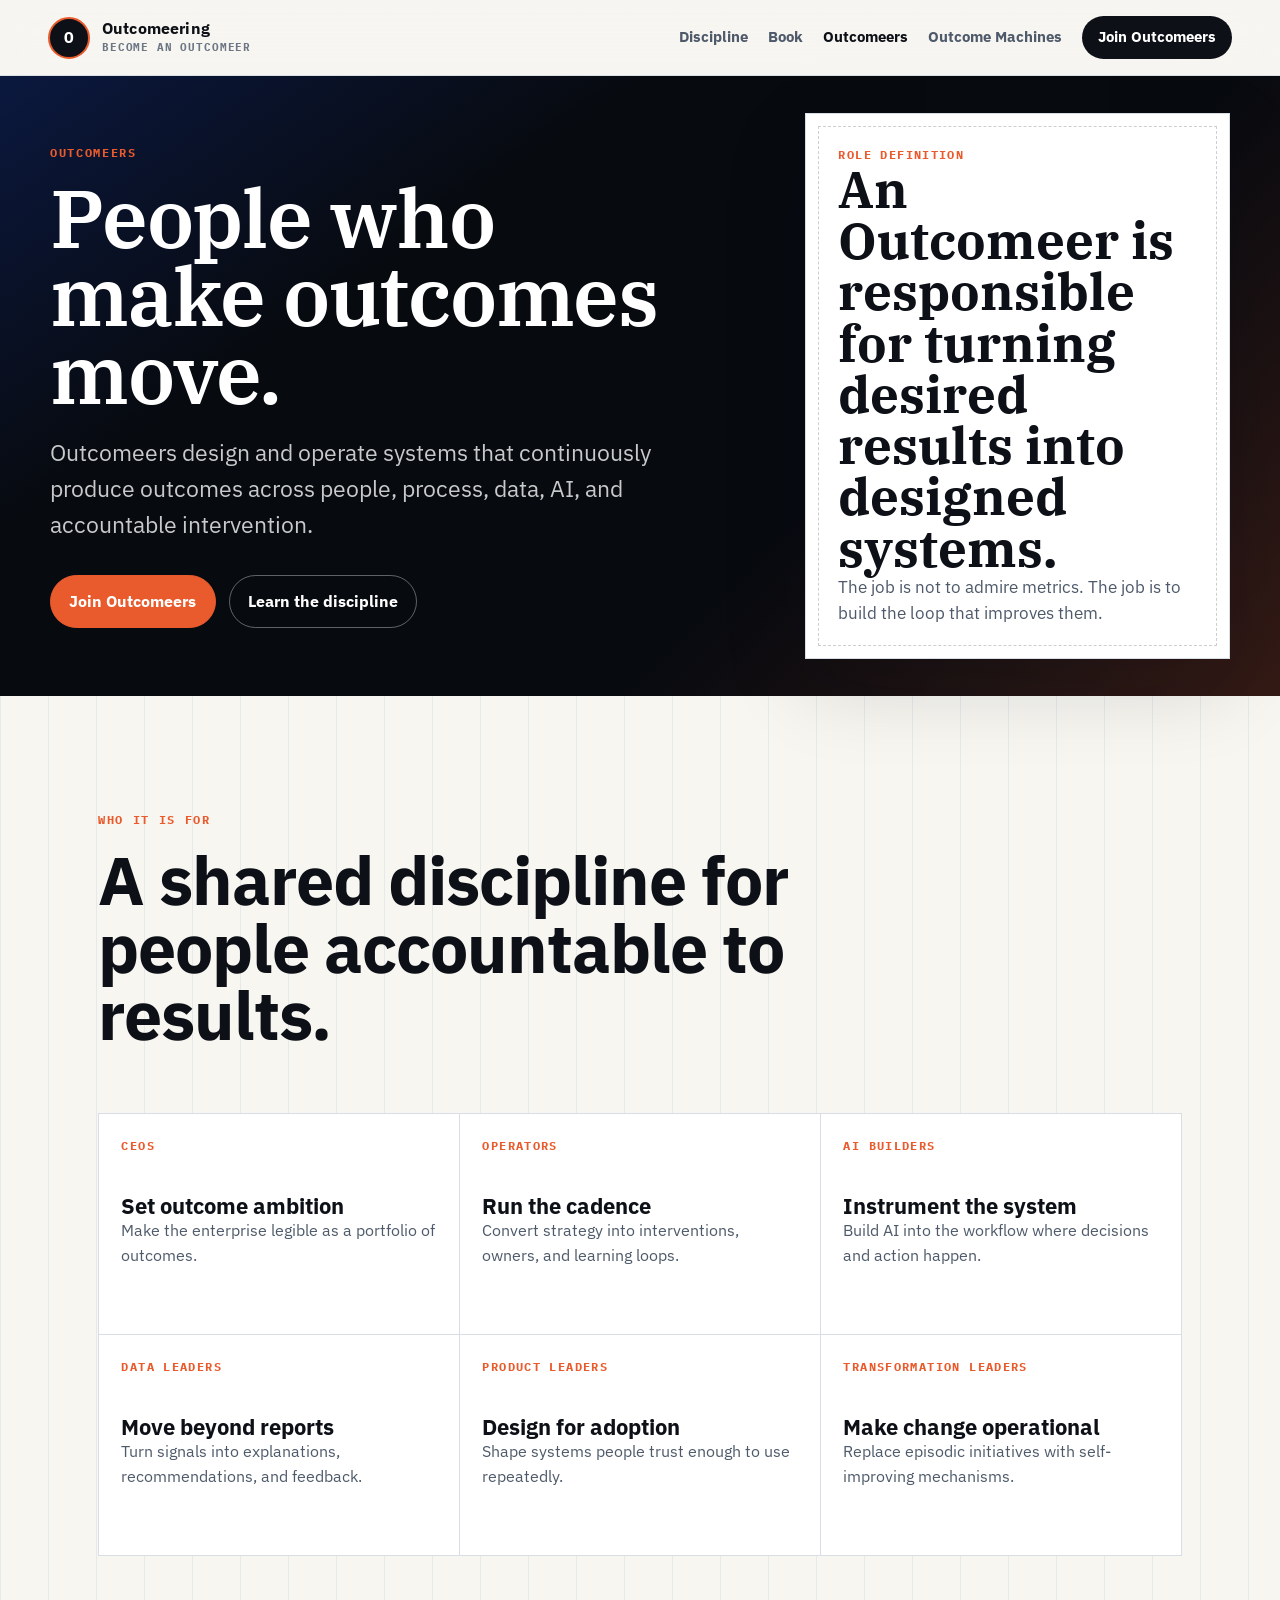
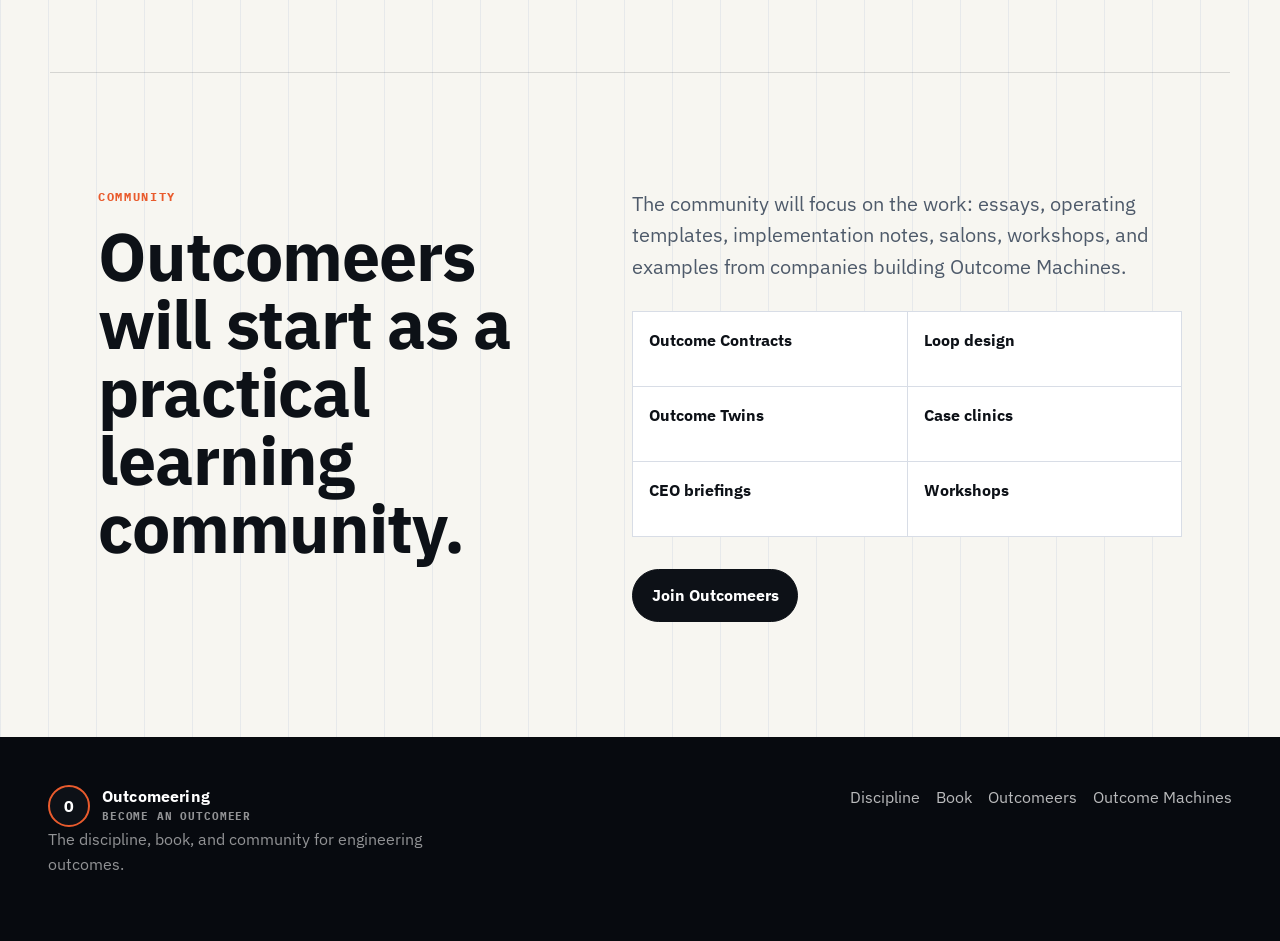
<file: outcomeers/index.html>
<!DOCTYPE html>
<html lang="en">
<head>
  <meta charset="UTF-8">
  <meta name="viewport" content="width=device-width, initial-scale=1.0">
  <meta name="description" content="Outcomeers is the community for leaders and operators who design systems that continuously produce better outcomes.">
  <meta name="author" content="Outcome Machines">
  <meta property="og:title" content="Outcomeers - Become an Outcomeer">
  <meta property="og:description" content="Join the community for people practicing Outcomeering.">
  <meta property="og:type" content="website">
  <meta property="og:url" content="https://outcomeering.com/outcomeers/">
  <title>Outcomeers - Become an Outcomeer</title>
  <link rel="preconnect" href="https://fonts.googleapis.com">
  <link rel="preconnect" href="https://fonts.gstatic.com" crossorigin>
  <link href="https://fonts.googleapis.com/css2?family=IBM+Plex+Mono:wght@500;600;700&family=IBM+Plex+Sans:wght@400;500;600;700;800&family=IBM+Plex+Serif:wght@500;600;700&display=swap" rel="stylesheet">
  <link rel="stylesheet" href="../css/styles.css">
</head>
<body>
  <nav class="site-nav" id="siteNav">
    <a class="brand" href="../"><span class="brand-mark">O</span><span><strong>Outcomeering</strong><small>Become an Outcomeer</small></span></a>
    <button class="nav-toggle" id="navToggle" aria-label="Toggle navigation" aria-expanded="false"><span></span><span></span></button>
    <div class="nav-links" id="navLinks"><a href="../outcomeering/">Discipline</a><a href="../book/">Book</a><a href="../outcomeers/" aria-current="page">Outcomeers</a><a href="../company/">Outcome Machines</a><a class="nav-action" href="#" data-modal-trigger>Join Outcomeers</a></div>
  </nav>

  <main class="page">
    <section class="hero page-hero">
      <div class="hero-inner">
        <div class="reveal">
          <p class="kicker">Outcomeers</p>
          <h1>People who make outcomes move.</h1>
          <p class="lede">Outcomeers design and operate systems that continuously produce outcomes across people, process, data, AI, and accountable intervention.</p>
          <div class="actions"><a class="button button-primary" href="#" data-modal-trigger>Join Outcomeers</a><a class="button button-secondary" href="../outcomeering/">Learn the discipline</a></div>
        </div>
        <div class="manifesto-board reveal delay-1">
          <span>Role definition</span>
          <strong>An Outcomeer is responsible for turning desired results into designed systems.</strong>
          <p>The job is not to admire metrics. The job is to build the loop that improves them.</p>
        </div>
      </div>
    </section>

    <section class="section">
      <div class="section-heading reveal">
        <p class="kicker">Who it is for</p>
        <h2>A shared discipline for people accountable to results.</h2>
      </div>
      <div class="principle-grid reveal delay-1">
        <article class="principle"><span>CEOs</span><strong>Set outcome ambition</strong><p>Make the enterprise legible as a portfolio of outcomes.</p></article>
        <article class="principle"><span>Operators</span><strong>Run the cadence</strong><p>Convert strategy into interventions, owners, and learning loops.</p></article>
        <article class="principle"><span>AI builders</span><strong>Instrument the system</strong><p>Build AI into the workflow where decisions and action happen.</p></article>
        <article class="principle"><span>Data leaders</span><strong>Move beyond reports</strong><p>Turn signals into explanations, recommendations, and feedback.</p></article>
        <article class="principle"><span>Product leaders</span><strong>Design for adoption</strong><p>Shape systems people trust enough to use repeatedly.</p></article>
        <article class="principle"><span>Transformation leaders</span><strong>Make change operational</strong><p>Replace episodic initiatives with self-improving mechanisms.</p></article>
      </div>
    </section>

    <section class="section">
      <div class="split">
        <div class="intro-lock reveal">
          <p class="kicker">Community</p>
          <h2>Outcomeers will start as a practical learning community.</h2>
        </div>
        <div class="prose reveal delay-1">
          <p>The community will focus on the work: essays, operating templates, implementation notes, salons, workshops, and examples from companies building Outcome Machines.</p>
          <div class="community-grid">
            <span>Outcome Contracts</span>
            <span>Loop design</span>
            <span>Outcome Twins</span>
            <span>Case clinics</span>
            <span>CEO briefings</span>
            <span>Workshops</span>
          </div>
          <div class="actions"><a class="button button-dark" href="#" data-modal-trigger>Join Outcomeers</a></div>
        </div>
      </div>
    </section>
  </main>

  <footer class="site-footer">
    <div><a class="brand footer-brand" href="../"><span class="brand-mark">O</span><span><strong>Outcomeering</strong><small>Become an Outcomeer</small></span></a><p>The discipline, book, and community for engineering outcomes.</p></div>
    <nav><a href="../outcomeering/">Discipline</a><a href="../book/">Book</a><a href="../outcomeers/">Outcomeers</a><a href="../company/">Outcome Machines</a></nav>
  </footer>

  <div class="modal-overlay" id="interestModal" aria-hidden="true">
    <div class="modal" role="dialog" aria-modal="true" aria-labelledby="modalTitle">
      <div class="modal-header"><h2 id="modalTitle">Join Outcomeers</h2><button class="modal-close" id="modalClose" aria-label="Close">x</button></div>
      <form id="interestForm"><label>Name<input type="text" name="name" required></label><label>Work email<input type="email" name="email" required></label><label>I am interested in<select name="interest" required><option value="community">Outcomeers community</option><option value="book">Book updates</option><option value="company">Working with Outcome Machines</option></select></label><label>What outcome are you accountable for?<textarea name="outcome"></textarea></label><button class="button button-primary" type="submit">Join Outcomeers</button></form>
      <div class="form-success" id="formSuccess"><strong>You are on the list.</strong><p>We will follow up as the community opens.</p></div>
    </div>
  </div>
  <script src="../js/main.js"></script>
</body>
</html>
</file>
<file: css/styles.css>
:root {
  --ink: #0d1117;
  --graphite: #171c24;
  --steel: #4e5a6a;
  --muted: #6d7685;
  --rule: #d8dde6;
  --paper: #f7f6f1;
  --white: #ffffff;
  --blue: #1746d7;
  --signal: #e95b2d;
  --aqua: #00a68a;
  --dark: #070a0f;
  --shadow: 0 28px 80px rgba(13, 17, 23, 0.14);
  --max: 1180px;
  --display: "IBM Plex Serif", Georgia, serif;
  --sans: "IBM Plex Sans", Arial, sans-serif;
  --mono: "IBM Plex Mono", ui-monospace, SFMono-Regular, Menlo, monospace;
}

*,
*::before,
*::after {
  box-sizing: border-box;
}

html {
  scroll-behavior: smooth;
}

body {
  margin: 0;
  color: var(--ink);
  background:
    linear-gradient(90deg, rgba(216, 221, 230, 0.52) 1px, transparent 1px),
    var(--paper);
  background-size: 48px 48px;
  font-family: var(--sans);
  line-height: 1.55;
  overflow-x: hidden;
}

body.modal-open {
  overflow: hidden;
}

a {
  color: inherit;
}

button,
input,
select,
textarea {
  font: inherit;
}

.site-nav {
  position: fixed;
  inset: 0 0 auto;
  z-index: 50;
  display: flex;
  align-items: center;
  justify-content: space-between;
  gap: 1.5rem;
  min-height: 76px;
  padding: 0.85rem clamp(1rem, 4vw, 3rem);
  background: rgba(247, 246, 241, 0.9);
  border-bottom: 1px solid rgba(216, 221, 230, 0.88);
  backdrop-filter: blur(18px);
}

.brand {
  display: inline-flex;
  align-items: center;
  gap: 0.75rem;
  text-decoration: none;
}

.brand-mark {
  display: grid;
  width: 42px;
  height: 42px;
  place-items: center;
  color: var(--white);
  background: var(--ink);
  border: 2px solid var(--signal);
  border-radius: 50%;
  font-family: var(--mono);
  font-weight: 700;
}

.brand strong,
.brand small {
  display: block;
}

.brand strong {
  font-size: 1rem;
  line-height: 1;
  letter-spacing: 0.01em;
}

.brand small {
  margin-top: 0.2rem;
  color: var(--muted);
  font-family: var(--mono);
  font-size: 0.66rem;
  font-weight: 700;
  letter-spacing: 0.08em;
  text-transform: uppercase;
}

.nav-links {
  display: flex;
  align-items: center;
  gap: 1.25rem;
}

.nav-links a {
  color: var(--steel);
  font-size: 0.92rem;
  font-weight: 700;
  text-decoration: none;
}

.nav-links a:hover,
.nav-links a[aria-current="page"] {
  color: var(--ink);
}

.nav-action {
  padding: 0.66rem 1rem;
  color: var(--white) !important;
  background: var(--ink);
  border-radius: 999px;
}

.nav-toggle {
  display: none;
  width: 44px;
  height: 44px;
  border: 1px solid var(--rule);
  border-radius: 50%;
  background: var(--white);
}

.nav-toggle span {
  display: block;
  width: 18px;
  height: 2px;
  margin: 5px auto;
  background: var(--ink);
}

.page {
  padding-top: 76px;
}

.section,
.hero,
.dark-band,
.site-footer {
  padding-left: clamp(1rem, 4vw, 3rem);
  padding-right: clamp(1rem, 4vw, 3rem);
}

.section {
  max-width: var(--max);
  margin: 0 auto;
  padding-top: clamp(5rem, 9vw, 8rem);
  padding-bottom: clamp(5rem, 9vw, 8rem);
}

.section + .section {
  border-top: 1px solid rgba(13, 17, 23, 0.14);
}

.hero {
  min-height: calc(100vh - 76px);
  display: grid;
  align-items: center;
  color: var(--white);
  background:
    linear-gradient(145deg, rgba(23, 70, 215, 0.24), transparent 30%),
    linear-gradient(315deg, rgba(233, 91, 45, 0.2), transparent 35%),
    var(--dark);
}

.hero-inner {
  width: 100%;
  max-width: var(--max);
  margin: 0 auto;
  display: grid;
  grid-template-columns: minmax(0, 1fr) minmax(360px, 0.72fr);
  gap: clamp(3rem, 8vw, 7rem);
  align-items: center;
}

.hero-editorial .hero-inner {
  grid-template-columns: minmax(0, 0.92fr) minmax(360px, 0.68fr);
  gap: clamp(4rem, 7vw, 6rem);
}

.hero-editorial h1 {
  max-width: 720px;
  font-size: clamp(4rem, 7.1vw, 6.8rem);
}

.page-hero {
  min-height: 620px;
}

.page-hero .hero-inner {
  grid-template-columns: minmax(0, 1fr) minmax(320px, 0.65fr);
}

.page-hero h1 {
  max-width: 760px;
  font-size: clamp(3.5rem, 6.4vw, 6.2rem);
}

.kicker {
  margin: 0 0 1rem;
  color: var(--signal);
  font-family: var(--mono);
  font-size: 0.75rem;
  font-weight: 700;
  letter-spacing: 0.14em;
  text-transform: uppercase;
}

h1,
h2,
h3,
p {
  margin-top: 0;
}

h1,
h2,
h3 {
  letter-spacing: -0.015em;
}

h1,
.serif {
  font-family: var(--display);
}

h1 {
  max-width: 880px;
  margin-bottom: 1.4rem;
  font-size: clamp(4rem, 8.8vw, 8rem);
  line-height: 0.95;
  font-weight: 600;
}

.title-stack span {
  display: block;
}

h2 {
  max-width: 900px;
  margin-bottom: 1rem;
  font-size: clamp(2.3rem, 5.3vw, 5rem);
  line-height: 1;
  font-weight: 700;
}

h3 {
  margin-bottom: 0.65rem;
  font-size: clamp(1.25rem, 2vw, 1.8rem);
  line-height: 1.1;
}

.lede {
  max-width: 720px;
  color: var(--steel);
  font-size: clamp(1.15rem, 2vw, 1.45rem);
}

.hero .lede {
  color: rgba(255, 255, 255, 0.78);
}

.actions {
  display: flex;
  flex-wrap: wrap;
  gap: 0.8rem;
  margin-top: 2rem;
}

.button {
  display: inline-flex;
  min-height: 48px;
  align-items: center;
  justify-content: center;
  padding: 0.82rem 1.15rem;
  border: 1px solid currentColor;
  border-radius: 999px;
  font-weight: 800;
  text-decoration: none;
  cursor: pointer;
  transition: transform 180ms ease, background 180ms ease, color 180ms ease;
}

.button:hover {
  transform: translateY(-2px);
}

.button-primary {
  color: var(--white);
  background: var(--signal);
  border-color: var(--signal);
}

.button-primary:hover {
  background: #cc4c26;
}

.button-secondary {
  color: var(--white);
  border-color: rgba(255, 255, 255, 0.36);
}

.button-secondary:hover {
  background: rgba(255, 255, 255, 0.1);
}

.button-dark {
  color: var(--white);
  background: var(--ink);
  border-color: var(--ink);
}

.button-plain {
  color: var(--ink);
  background: transparent;
  border-color: rgba(13, 17, 23, 0.28);
}

.split {
  display: grid;
  grid-template-columns: minmax(0, 0.88fr) minmax(0, 1.12fr);
  gap: clamp(3rem, 8vw, 7rem);
  align-items: start;
}

.outcome-twins-section {
  grid-template-columns: minmax(0, 0.78fr) minmax(0, 1fr);
  gap: clamp(4rem, 10vw, 8rem);
}

.outcome-twins-section h2 {
  max-width: 560px;
  font-size: clamp(2.2rem, 4.4vw, 4.3rem);
}

.outcome-twins-section .intro-lock {
  position: static;
}

.outcome-twins-section .prose {
  max-width: 620px;
  padding-top: 0.35rem;
}

.intro-lock {
  position: sticky;
  top: 112px;
}

.prose p {
  color: var(--steel);
  font-size: clamp(1.08rem, 1.65vw, 1.28rem);
}

.prose p:last-child {
  margin-bottom: 0;
}

.section-heading {
  max-width: 900px;
  margin-bottom: clamp(2.4rem, 5vw, 4rem);
}

.fact-list {
  display: grid;
  grid-template-columns: repeat(2, minmax(0, 1fr));
  gap: 0.75rem;
  margin: 1.75rem 0;
  padding: 0;
  list-style: none;
}

.fact-list li {
  padding: 0.85rem 1rem;
  background: var(--white);
  border: 1px solid var(--rule);
  font-weight: 800;
}

.flow-compare {
  display: grid;
  grid-template-columns: 1fr 1fr;
  gap: 1px;
  background: var(--rule);
  border: 1px solid var(--rule);
}

.flow-panel {
  padding: clamp(1.5rem, 3vw, 2rem);
  background: var(--white);
}

.flow-panel strong,
.label {
  display: block;
  margin-bottom: 1rem;
  color: var(--muted);
  font-family: var(--mono);
  font-size: 0.72rem;
  font-weight: 800;
  letter-spacing: 0.12em;
  text-transform: uppercase;
}

.flow-line {
  display: flex;
  flex-wrap: wrap;
  gap: 0.6rem;
  align-items: center;
  font-size: clamp(1.2rem, 2vw, 1.8rem);
  font-weight: 800;
}

.flow-line span {
  padding: 0.4rem 0;
}

.flow-line em {
  color: var(--signal);
  font-style: normal;
}

.thesis-strip {
  display: grid;
  grid-template-columns: 1fr auto 1fr;
  gap: 1px;
  margin-top: 2rem;
  background: var(--rule);
  border: 1px solid var(--rule);
}

.thesis-strip span,
.thesis-strip em {
  padding: 1.1rem;
  background: var(--white);
  font-weight: 800;
  text-align: center;
}

.thesis-strip em {
  color: var(--signal);
  font-family: var(--mono);
  font-size: 0.72rem;
  font-style: normal;
  letter-spacing: 0.12em;
  text-transform: uppercase;
}

.era-grid,
.machine-grid,
.principle-grid,
.capability-grid {
  display: grid;
  grid-template-columns: repeat(3, minmax(0, 1fr));
  gap: 1px;
  background: var(--rule);
  border: 1px solid var(--rule);
}

.era,
.machine,
.principle,
.capability {
  min-height: 220px;
  padding: 1.4rem;
  background: var(--white);
}

.era strong,
.machine strong,
.principle strong,
.capability strong {
  display: block;
  font-size: 1.35rem;
  line-height: 1.1;
}

.era span,
.machine span,
.principle span,
.capability span {
  display: block;
  margin-bottom: 2.5rem;
  color: var(--signal);
  font-family: var(--mono);
  font-size: 0.72rem;
  font-weight: 800;
  letter-spacing: 0.12em;
  text-transform: uppercase;
}

.era p,
.machine p,
.principle p,
.capability p {
  color: var(--steel);
}

.loop-board,
.contract-board,
.book-board,
.manifesto-board {
  position: relative;
  padding: 1.15rem;
  color: var(--ink);
  background: var(--white);
  border: 1px solid var(--rule);
  box-shadow: var(--shadow);
}

.loop-board::before,
.contract-board::before,
.book-board::before,
.manifesto-board::before {
  content: "";
  position: absolute;
  inset: 0.75rem;
  border: 1px dashed rgba(13, 17, 23, 0.2);
  pointer-events: none;
}

.manifesto-board {
  align-self: stretch;
  display: flex;
  min-height: 480px;
  flex-direction: column;
  justify-content: space-between;
  padding: clamp(1.4rem, 3vw, 2rem);
}

.manifesto-board span {
  position: relative;
  z-index: 1;
  color: var(--signal);
  font-family: var(--mono);
  font-size: 0.72rem;
  font-weight: 800;
  letter-spacing: 0.12em;
  text-transform: uppercase;
}

.manifesto-board strong {
  position: relative;
  z-index: 1;
  max-width: 560px;
  font-family: var(--display);
  font-size: clamp(2rem, 4vw, 3.6rem);
  line-height: 1;
}

.manifesto-board p {
  position: relative;
  z-index: 1;
  max-width: 420px;
  margin: 0;
  color: var(--steel);
  font-size: 1.05rem;
}

.board-header,
.board-footer {
  position: relative;
  z-index: 1;
  display: flex;
  align-items: baseline;
  justify-content: space-between;
  gap: 1rem;
  padding: 0.9rem;
  border-bottom: 2px solid var(--ink);
}

.board-footer {
  border-top: 1px solid var(--rule);
  border-bottom: 0;
}

.loop-list,
.contract-list {
  position: relative;
  z-index: 1;
  margin: 0;
  padding: 0;
  list-style: none;
}

.loop-list li,
.contract-list li {
  display: grid;
  grid-template-columns: 58px 1fr;
  gap: 1rem;
  padding: 1rem 0.9rem;
  border-bottom: 1px solid var(--rule);
}

.loop-list b,
.contract-list b {
  color: var(--blue);
  font-family: var(--mono);
  font-size: 1.25rem;
}

.loop-list strong,
.contract-list strong {
  display: block;
  margin-bottom: 0.2rem;
}

.loop-list p,
.contract-list p,
.board-footer {
  margin: 0;
  color: var(--steel);
}

.dark-band {
  padding-top: clamp(5rem, 9vw, 8rem);
  padding-bottom: clamp(5rem, 9vw, 8rem);
  color: var(--white);
  background:
    linear-gradient(135deg, rgba(23, 70, 215, 0.2), transparent 32%),
    linear-gradient(315deg, rgba(0, 166, 138, 0.14), transparent 35%),
    var(--dark);
}

.dark-inner {
  max-width: var(--max);
  margin: 0 auto;
}

.dark-band p,
.dark-band .lede {
  color: rgba(255, 255, 255, 0.72);
}

.future-words {
  display: flex;
  flex-wrap: wrap;
  gap: 0.8rem;
  margin-top: 2rem;
}

.future-words span {
  padding: 0.7rem 1rem;
  border: 1px solid rgba(255, 255, 255, 0.26);
  border-radius: 999px;
  font-weight: 800;
}

.role-board {
  display: grid;
  gap: 1px;
  background: rgba(255, 255, 255, 0.18);
  border: 1px solid rgba(255, 255, 255, 0.2);
}

.role-board article {
  min-height: 150px;
  padding: 1.25rem;
  background: rgba(255, 255, 255, 0.08);
}

.role-board span {
  display: block;
  margin-bottom: 1.1rem;
  color: var(--signal);
  font-family: var(--mono);
  font-size: 0.72rem;
  font-weight: 800;
  letter-spacing: 0.12em;
  text-transform: uppercase;
}

.role-board strong {
  display: block;
  color: var(--white);
  font-size: 1.35rem;
  line-height: 1.1;
}

.role-board p {
  margin: 0.7rem 0 0;
  color: rgba(255, 255, 255, 0.66);
}

.book-teaser,
.waitlist-panel,
.platform-panel {
  display: grid;
  grid-template-columns: minmax(260px, 0.72fr) minmax(0, 1fr);
  gap: clamp(3rem, 8vw, 7rem);
  align-items: center;
}

.book-cover {
  display: grid;
  grid-template-columns: 30px 1fr;
  width: min(100%, 420px);
  min-height: 460px;
  color: var(--white);
  filter: drop-shadow(18px 28px 30px rgba(13, 17, 23, 0.22));
}

.book-spine {
  background: var(--signal);
}

.book-face {
  display: flex;
  flex-direction: column;
  justify-content: space-between;
  padding: 2rem;
  background:
    linear-gradient(135deg, rgba(0, 166, 138, 0.18), transparent 38%),
    var(--graphite);
  overflow: hidden;
}

.book-face span,
.book-face small {
  font-family: var(--mono);
  font-size: 0.72rem;
  font-weight: 800;
  letter-spacing: 0.12em;
  text-transform: uppercase;
}

.book-face strong {
  display: block;
  font-family: var(--display);
  font-size: clamp(1.75rem, 2.7vw, 2.35rem);
  line-height: 1;
}

.book-face p {
  max-width: 280px;
  color: rgba(255, 255, 255, 0.72);
}

.book-teaser-forward {
  grid-template-columns: minmax(260px, 0.62fr) minmax(0, 1.15fr);
}

.community-grid {
  display: grid;
  grid-template-columns: repeat(2, minmax(0, 1fr));
  gap: 1px;
  margin: 1.75rem 0 0;
  background: var(--rule);
  border: 1px solid var(--rule);
}

.community-grid span {
  min-height: 74px;
  padding: 1rem;
  background: var(--white);
  font-weight: 800;
}

.part-list {
  display: grid;
  gap: 1px;
  margin-top: 2rem;
  background: var(--rule);
  border: 1px solid var(--rule);
}

.part {
  display: grid;
  grid-template-columns: 110px 1fr;
  gap: 1rem;
  padding: 1.1rem;
  background: var(--white);
}

.part span {
  color: var(--signal);
  font-family: var(--mono);
  font-size: 0.78rem;
  font-weight: 800;
  letter-spacing: 0.12em;
  text-transform: uppercase;
}

.outcome-list {
  display: grid;
  grid-template-columns: repeat(6, 1fr);
  gap: 1px;
  background: var(--rule);
  border: 1px solid var(--rule);
}

.outcome-list span {
  padding: 1rem;
  background: var(--white);
  font-weight: 800;
}

.outcome-list-dark {
  border-color: rgba(255, 255, 255, 0.22);
  background: rgba(255, 255, 255, 0.22);
}

.outcome-list-dark span {
  color: var(--white);
  background: rgba(255, 255, 255, 0.08);
}

.company-actions {
  max-width: var(--max);
  margin: 3rem auto 0;
}

.site-footer {
  display: grid;
  grid-template-columns: 1fr auto;
  gap: 2rem;
  padding-top: 3rem;
  padding-bottom: 3rem;
  color: rgba(255, 255, 255, 0.65);
  background: var(--dark);
}

.site-footer p {
  max-width: 440px;
  color: rgba(255, 255, 255, 0.56);
}

.site-footer nav {
  display: flex;
  flex-wrap: wrap;
  gap: 1rem;
  align-content: start;
  justify-content: flex-end;
}

.site-footer a {
  color: rgba(255, 255, 255, 0.72);
  text-decoration: none;
}

.site-footer a:hover {
  color: var(--white);
}

.footer-brand strong {
  color: var(--white);
}

.footer-brand small {
  color: rgba(255, 255, 255, 0.56);
}

.modal-overlay {
  position: fixed;
  inset: 0;
  z-index: 100;
  display: grid;
  place-items: center;
  padding: 1rem;
  background: rgba(7, 10, 15, 0.74);
  opacity: 0;
  visibility: hidden;
  transition: opacity 180ms ease, visibility 180ms ease;
}

.modal-overlay.active {
  opacity: 1;
  visibility: visible;
}

.modal {
  width: min(100%, 560px);
  max-height: 92vh;
  overflow: auto;
  padding: 1.4rem;
  background: var(--paper);
  border: 1px solid var(--rule);
  box-shadow: var(--shadow);
}

.modal-header {
  display: flex;
  align-items: start;
  justify-content: space-between;
  gap: 1rem;
  margin-bottom: 1rem;
}

.modal h2 {
  margin: 0;
  font-size: clamp(1.8rem, 4vw, 3rem);
}

.modal-close {
  width: 38px;
  height: 38px;
  border: 1px solid var(--rule);
  border-radius: 50%;
  background: var(--white);
  cursor: pointer;
}

form {
  display: grid;
  gap: 1rem;
}

label {
  display: grid;
  gap: 0.4rem;
  color: var(--steel);
  font-weight: 800;
}

input,
select,
textarea {
  width: 100%;
  border: 1px solid var(--rule);
  padding: 0.85rem;
  color: var(--ink);
  background: var(--white);
}

textarea {
  min-height: 110px;
  resize: vertical;
}

input:focus,
select:focus,
textarea:focus,
.button:focus-visible,
.nav-toggle:focus-visible,
.modal-close:focus-visible {
  outline: 3px solid rgba(23, 70, 215, 0.26);
  outline-offset: 2px;
}

.form-success {
  display: none;
  padding: 2rem 0 0.5rem;
}

.form-success.active {
  display: block;
}

.form-success strong {
  display: block;
  font-size: 1.6rem;
}

.reveal {
  opacity: 0;
  transform: translateY(22px);
  transition: opacity 600ms ease, transform 600ms ease;
}

.reveal.visible {
  opacity: 1;
  transform: translateY(0);
}

.delay-1 {
  transition-delay: 100ms;
}

.delay-2 {
  transition-delay: 180ms;
}

@media (prefers-reduced-motion: reduce) {
  *,
  *::before,
  *::after {
    scroll-behavior: auto !important;
    transition: none !important;
    animation: none !important;
  }

  .reveal {
    opacity: 1;
    transform: none;
  }
}

@media (max-width: 1020px) {
  .hero-inner,
  .hero-editorial .hero-inner,
  .page-hero .hero-inner,
  .split,
  .book-teaser,
  .book-teaser-forward,
  .waitlist-panel,
  .platform-panel {
    grid-template-columns: 1fr;
  }

  .intro-lock {
    position: static;
  }

  .era-grid,
  .machine-grid,
  .principle-grid,
  .capability-grid {
    grid-template-columns: repeat(2, minmax(0, 1fr));
  }

  .outcome-list {
    grid-template-columns: repeat(3, 1fr);
  }
}

@media (max-width: 780px) {
  .site-nav {
    align-items: flex-start;
  }

  .nav-toggle {
    display: block;
    flex: 0 0 auto;
  }

  .nav-links {
    position: absolute;
    top: calc(100% + 1px);
    left: 0;
    right: 0;
    display: none;
    flex-direction: column;
    align-items: stretch;
    gap: 0;
    padding: 0.8rem 1rem 1rem;
    background: var(--paper);
    border-bottom: 1px solid var(--rule);
  }

  .nav-links.active {
    display: flex;
  }

  .nav-links a {
    padding: 0.85rem 0;
    border-bottom: 1px solid var(--rule);
  }

  .nav-action {
    margin-top: 0.8rem;
    text-align: center;
  }

  .hero,
  .page-hero {
    min-height: auto;
    padding-top: 5rem;
    padding-bottom: 5rem;
  }

  h1 {
    font-size: clamp(3.2rem, 15vw, 4.6rem);
  }

  .hero-editorial h1 {
    font-size: clamp(3.2rem, 15vw, 4.6rem);
  }

  .page-hero h1 {
    font-size: clamp(2.7rem, 12vw, 4rem);
    overflow-wrap: anywhere;
  }

  .fact-list,
  .flow-compare,
  .era-grid,
  .machine-grid,
  .principle-grid,
  .capability-grid,
  .outcome-list {
    grid-template-columns: 1fr;
  }

  .manifesto-board {
    min-height: 360px;
  }

  .loop-list li,
  .contract-list li,
  .part {
    grid-template-columns: 1fr;
  }

  .thesis-strip,
  .community-grid {
    grid-template-columns: 1fr;
  }

  .book-cover {
    min-height: 360px;
  }

  .site-footer {
    grid-template-columns: 1fr;
  }

  .site-footer nav {
    justify-content: flex-start;
  }
}
</file>
